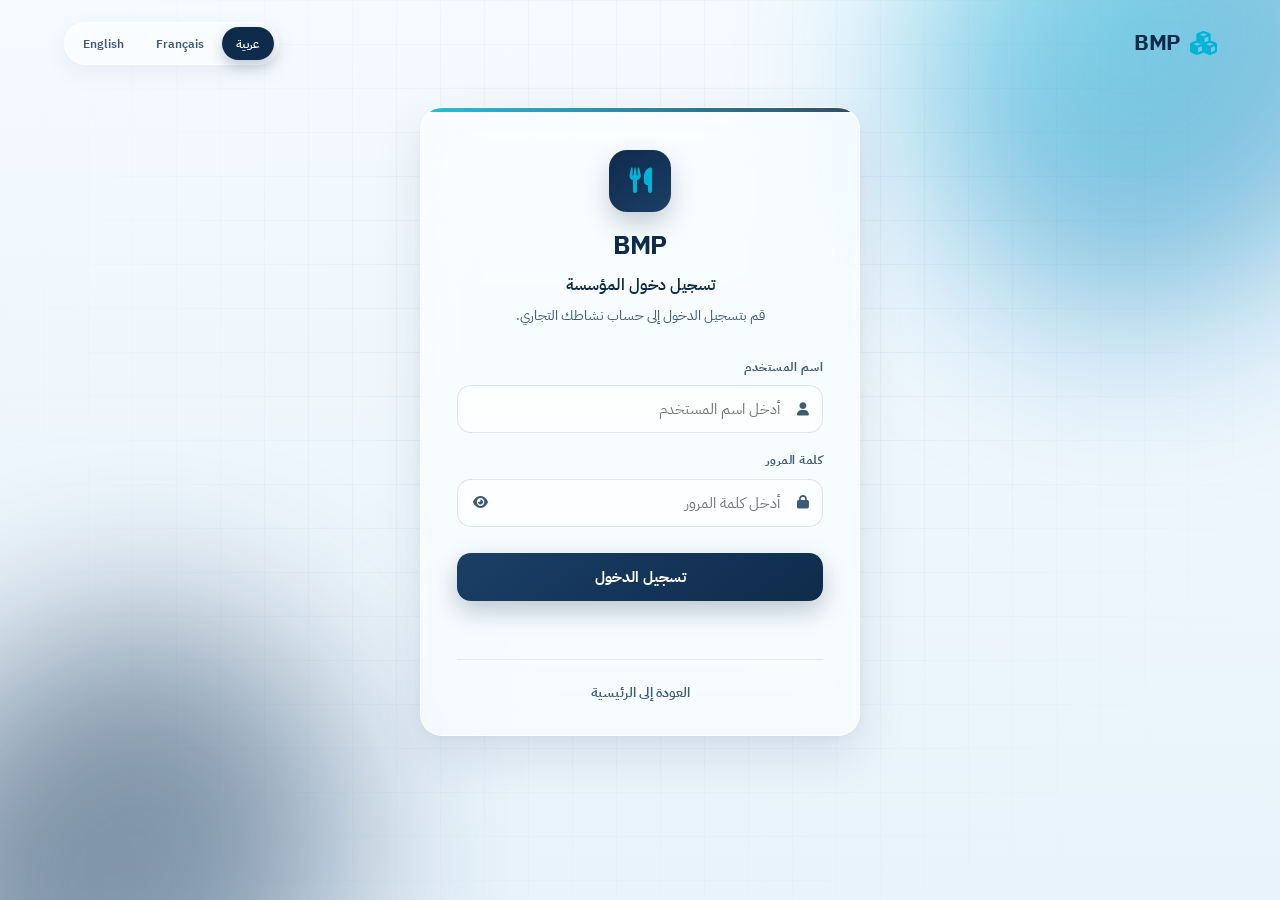
<file: index.html>
<!DOCTYPE html>
<html lang="en">
<head>
    <meta charset="UTF-8">
    <meta http-equiv="refresh" content="0; url=rest.login.html">
    <title>BMP REST · Redirecting...</title>
</head>
<body>
    <p>Redirecting to <a href="rest.login.html">rest.login.html</a>...</p>
</body>
</html>
</file>
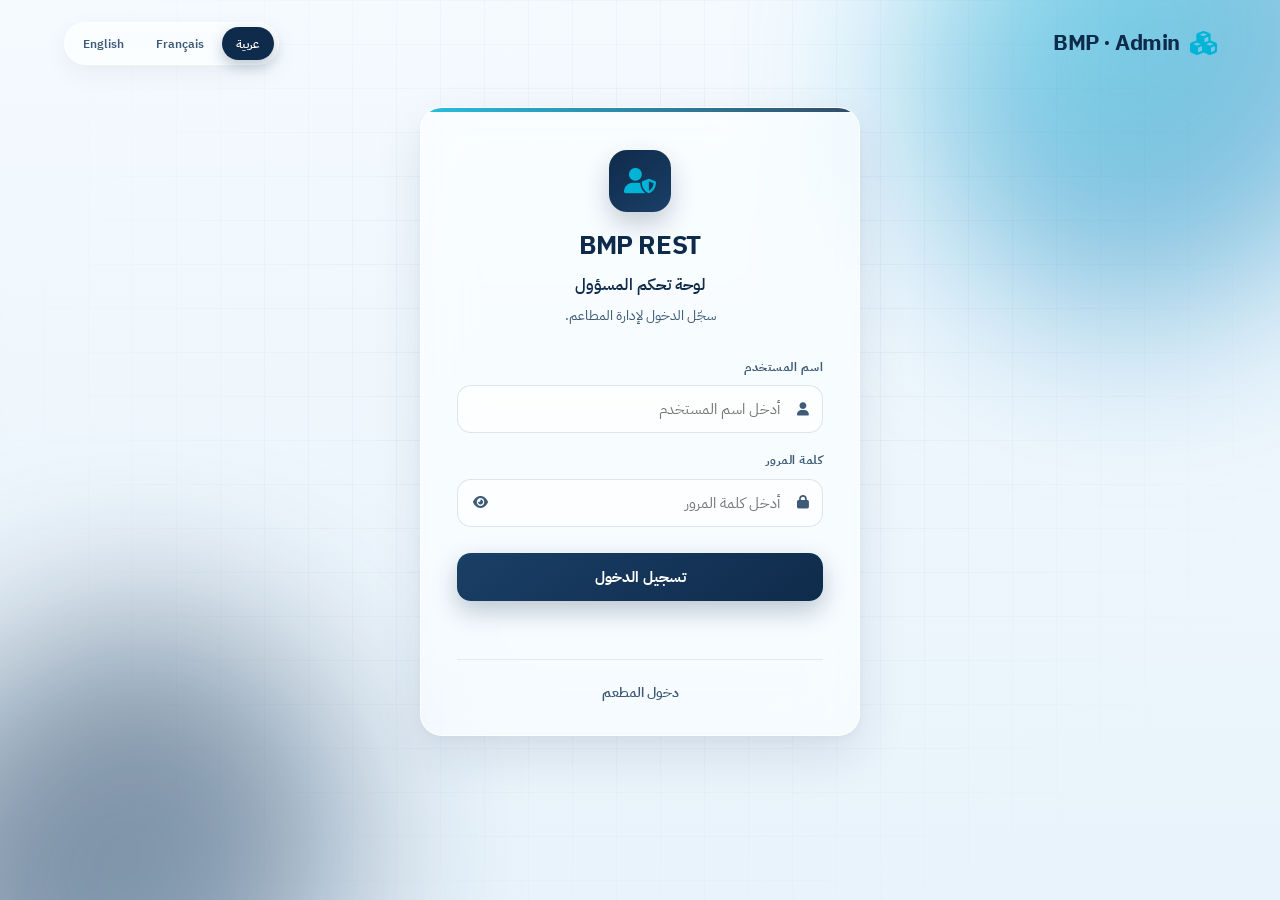
<file: admin.html>
<!DOCTYPE html>
<html lang="ar" dir="rtl">

<head>
    <meta charset="UTF-8">
    <meta name="viewport" content="width=device-width, initial-scale=1.0">

    <title>BMP REST · Admin Dashboard</title>

    <link rel="preconnect" href="https://fonts.googleapis.com">
    <link rel="preconnect" href="https://fonts.gstatic.com" crossorigin>
    <link href="https://fonts.googleapis.com/css2?family=IBM+Plex+Sans+Arabic:wght@300;400;500;600;700&family=Inter:wght@300;400;500;600;700&display=swap" rel="stylesheet">

    <link rel="stylesheet" href="https://cdnjs.cloudflare.com/ajax/libs/font-awesome/6.0.0-beta3/css/all.min.css">

    <link rel="stylesheet" href="admin.css">
</head>

<body class="lang-ar">

    <!-- Background -->
    <div class="bg-blob bg-blob-1" aria-hidden="true"></div>
    <div class="bg-blob bg-blob-2" aria-hidden="true"></div>
    <div class="bg-grid" aria-hidden="true"></div>

    <!-- Loader -->
    <div class="page-loader" id="pageLoader" aria-hidden="true">
        <div class="loader-spinner"></div>
        <span class="loader-text"
              data-ar="جارٍ التحميل..."
              data-fr="Chargement..."
              data-en="Loading...">
            جارٍ التحميل...
        </span>
    </div>

    <div class="page-container">

        <!-- Header -->
        <header class="page-header">

            <div class="header-brand">
                <a href="admin.html" class="topbar-logo">
                    <i class="fas fa-cubes"></i> BMP REST · Admin
                </a>
            </div>

            <div class="header-actions">

                <div class="lang-switcher" role="group" aria-label="Language">
                    <button type="button" class="lang-btn active" data-lang="ar">عربية</button>
                    <button type="button" class="lang-btn"        data-lang="fr">Français</button>
                    <button type="button" class="lang-btn"        data-lang="en">English</button>
                </div>

                <button id="backButton" class="btn btn-secondary">
                    <i class="fas fa-arrow-right"></i>
                    <span data-ar="رجوع" data-fr="Retour" data-en="Back">رجوع</span>
                </button>

            </div>

        </header>


        <!-- Summary -->
        <section class="school-summary">

            <div class="summary-item">
                <span class="summary-label"
                      data-ar="المسؤول" data-fr="Administrateur" data-en="Administrator">
                    المسؤول
                </span>
                <strong id="adminName">-</strong>
            </div>

            <div class="summary-item">
                <span class="summary-label"
                      data-ar="عدد المطاعم" data-fr="Restaurants" data-en="Restaurants">
                    عدد المطاعم
                </span>
                <strong id="totalRestaurants">-</strong>
            </div>

            <div class="summary-item">
                <span class="summary-label"
                      data-ar="المفعّلة" data-fr="Actifs" data-en="Active">
                    المفعّلة
                </span>
                <strong id="activeRestaurants">-</strong>
            </div>

        </section>


        <!-- Dashboard cards -->
        <main class="dashboard">

            <button id="institutionsButton" class="dashboard-card">
                <div class="card-icon"><i class="fas fa-store"></i></div>
                <h2 data-ar="المطاعم" data-fr="Restaurants" data-en="Restaurants">المطاعم</h2>
                <p data-ar="عرض وإدارة جميع المطاعم المسجلة."
                   data-fr="Voir et gérer tous les restaurants."
                   data-en="View and manage all registered restaurants.">
                    عرض وإدارة جميع المطاعم المسجلة.
                </p>
                <span class="card-arrow"><i class="fas fa-arrow-left"></i></span>
            </button>

            <button id="createButton" class="dashboard-card">
                <div class="card-icon"><i class="fas fa-plus-circle"></i></div>
                <h2 data-ar="إضافة مطعم" data-fr="Ajouter un restaurant" data-en="Create Restaurant">إضافة مطعم</h2>
                <p data-ar="إنشاء حساب مطعم جديد."
                   data-fr="Créer un nouveau compte restaurant."
                   data-en="Create a new restaurant account.">
                    إنشاء حساب مطعم جديد.
                </p>
                <span class="card-arrow"><i class="fas fa-arrow-left"></i></span>
            </button>

            <button id="logsButton" class="dashboard-card">
                <div class="card-icon"><i class="fas fa-history"></i></div>
                <h2 data-ar="سجل العمليات" data-fr="Journal d'activité" data-en="Activity Logs">سجل العمليات</h2>
                <p data-ar="مراجعة كامل العمليات لكل مطعم."
                   data-fr="Consulter l'activité de chaque restaurant."
                   data-en="Review activity for each restaurant.">
                    مراجعة كامل العمليات لكل مطعم.
                </p>
                <span class="card-arrow"><i class="fas fa-arrow-left"></i></span>
            </button>

            <button id="logoutButton" class="dashboard-card">
                <div class="card-icon"><i class="fas fa-sign-out-alt"></i></div>
                <h2 data-ar="تسجيل الخروج" data-fr="Déconnexion" data-en="Logout">تسجيل الخروج</h2>
                <p data-ar="إنهاء جلسة المسؤول."
                   data-fr="Terminer la session administrateur."
                   data-en="End administrator session.">
                    إنهاء جلسة المسؤول.
                </p>
                <span class="card-arrow"><i class="fas fa-arrow-left"></i></span>
            </button>

        </main>


        <!-- Institutions Modal -->
        <div class="modal" id="institutionsModal">
            <div class="modal-overlay" data-close="institutionsModal"></div>
            <div class="modal-box modal-lg">

                <header class="modal-header">
                    <h2 data-ar="المطاعم" data-fr="Restaurants" data-en="Restaurants">المطاعم</h2>
                    <button class="modal-close" data-close="institutionsModal" aria-label="Close">
                        <i class="fas fa-times"></i>
                    </button>
                </header>

                <div class="modal-body">
                    <div id="institutionsLoading" class="loading-row">
                        <div class="loader-spinner small"></div>
                        <span data-ar="جارٍ التحميل..." data-fr="Chargement..." data-en="Loading...">جارٍ التحميل...</span>
                    </div>

                    <div class="table-wrap" id="institutionsTableWrap" style="display:none;">
                        <table class="data-table">
                            <thead>
                                <tr>
                                    <th data-ar="المعرّف" data-fr="ID" data-en="ID">المعرّف</th>
                                    <th data-ar="الاسم"   data-fr="Nom" data-en="Name">الاسم</th>
                                    <th data-ar="الهاتف"  data-fr="Téléphone" data-en="Phone">الهاتف</th>
                                    <th data-ar="الحالة"  data-fr="Statut" data-en="Status">الحالة</th>
                                    <th data-ar="الرخصة"  data-fr="Licence" data-en="License">الرخصة</th>
                                    <th data-ar="إجراءات" data-fr="Actions" data-en="Actions">إجراءات</th>
                                </tr>
                            </thead>
                            <tbody id="institutionsTableBody"></tbody>
                        </table>
                    </div>

                    <div id="institutionsEmpty" class="empty-state" style="display:none;">
                        <i class="fas fa-store"></i>
                        <p data-ar="لا توجد مطاعم بعد."
                           data-fr="Aucun restaurant pour le moment."
                           data-en="No restaurants yet.">
                            لا توجد مطاعم بعد.
                        </p>
                    </div>
                </div>

            </div>
        </div>


        <!-- Create Institution Modal -->
        <div class="modal" id="createModal">
            <div class="modal-overlay" data-close="createModal"></div>
            <div class="modal-box">

                <header class="modal-header">
                    <h2 data-ar="إضافة مطعم" data-fr="Ajouter un restaurant" data-en="Create Restaurant">إضافة مطعم</h2>
                    <button class="modal-close" data-close="createModal" aria-label="Close">
                        <i class="fas fa-times"></i>
                    </button>
                </header>

                <div class="modal-body">

                    <form id="createForm" novalidate>

                        <div class="form-group">
                            <label for="cName"
                                   data-ar="اسم المطعم"
                                   data-fr="Nom du restaurant"
                                   data-en="Restaurant Name">
                                اسم المطعم
                            </label>
                            <input type="text" id="cName" required>
                        </div>

                        <div class="form-row">

                            <div class="form-group">
                                <label for="cPhone"
                                       data-ar="الهاتف"
                                       data-fr="Téléphone"
                                       data-en="Phone">
                                    الهاتف
                                </label>
                                <input type="tel" id="cPhone">
                            </div>

                            <div class="form-group">
                                <label for="cEmail"
                                       data-ar="البريد الإلكتروني"
                                       data-fr="Email"
                                       data-en="Email">
                                    البريد الإلكتروني
                                </label>
                                <input type="email" id="cEmail">
                            </div>

                        </div>

                        <div class="form-row">

                            <div class="form-group">
                                <label for="cLicenseStart"
                                       data-ar="بداية الرخصة"
                                       data-fr="Début de licence"
                                       data-en="License Start">
                                    بداية الرخصة
                                </label>
                                <input type="date" id="cLicenseStart" required>
                            </div>

                            <div class="form-group">
                                <label for="cLicenseEnd"
                                       data-ar="نهاية الرخصة"
                                       data-fr="Fin de licence"
                                       data-en="License End">
                                    نهاية الرخصة
                                </label>
                                <input type="date" id="cLicenseEnd" required>
                            </div>

                        </div>

                        <div class="form-row">

                            <div class="form-group">
                                <label for="cUsername"
                                       data-ar="اسم المستخدم"
                                       data-fr="Nom d'utilisateur"
                                       data-en="Username">
                                    اسم المستخدم
                                </label>
                                <input type="text" id="cUsername" required autocomplete="off">
                            </div>

                            <div class="form-group">
                                <label for="cPassword"
                                       data-ar="كلمة المرور"
                                       data-fr="Mot de passe"
                                       data-en="Password">
                                    كلمة المرور
                                </label>
                                <input type="text" id="cPassword" required autocomplete="off">
                            </div>

                        </div>

                        <div id="createError" class="error-message"></div>

                        <div class="modal-actions">
                            <button type="button" class="btn btn-secondary" data-close="createModal">
                                <span data-ar="إلغاء" data-fr="Annuler" data-en="Cancel">إلغاء</span>
                            </button>
                            <button type="submit" class="btn btn-primary" id="createSubmitBtn">
                                <span class="btn-spinner" aria-hidden="true"></span>
                                <span class="btn-label"
                                      data-ar="إنشاء"
                                      data-fr="Créer"
                                      data-en="Create">
                                    إنشاء
                                </span>
                            </button>
                        </div>

                    </form>

                </div>

            </div>
        </div>


        <!-- Activity Logs Modal -->
        <div class="modal" id="logsModal">
            <div class="modal-overlay" data-close="logsModal"></div>
            <div class="modal-box modal-lg">

                <header class="modal-header">
                    <h2 data-ar="سجل العمليات" data-fr="Journal d'activité" data-en="Activity Logs">سجل العمليات</h2>
                    <button class="modal-close" data-close="logsModal" aria-label="Close">
                        <i class="fas fa-times"></i>
                    </button>
                </header>

                <div class="modal-body">

                    <div class="form-group">
                        <label for="logInstitution"
                               data-ar="اختر المطعم"
                               data-fr="Choisir un restaurant"
                               data-en="Choose a restaurant">
                            اختر المطعم
                        </label>
                        <select id="logInstitution"></select>
                    </div>

                    <div id="logsLoading" class="loading-row" style="display:none;">
                        <div class="loader-spinner small"></div>
                    </div>

                    <div class="table-wrap" id="logsTableWrap" style="display:none;">
                        <table class="data-table">
                            <thead>
                                <tr>
                                    <th data-ar="المستخدم" data-fr="Utilisateur" data-en="User">المستخدم</th>
                                    <th data-ar="الدور"    data-fr="Rôle" data-en="Role">الدور</th>
                                    <th data-ar="العملية"  data-fr="Action" data-en="Action">العملية</th>
                                    <th data-ar="التفاصيل" data-fr="Détails" data-en="Details">التفاصيل</th>
                                    <th data-ar="التاريخ"  data-fr="Date" data-en="Date">التاريخ</th>
                                </tr>
                            </thead>
                            <tbody id="logsTableBody"></tbody>
                        </table>
                    </div>

                    <div id="logsEmpty" class="empty-state" style="display:none;">
                        <i class="fas fa-history"></i>
                        <p data-ar="لا توجد عمليات."
                           data-fr="Aucune activité."
                           data-en="No activity yet.">
                            لا توجد عمليات.
                        </p>
                    </div>

                </div>

            </div>
        </div>

    </div>

    <script src="admin.auth.js"></script>
    <script src="admin.js"></script>

</body>

</html>
</file>
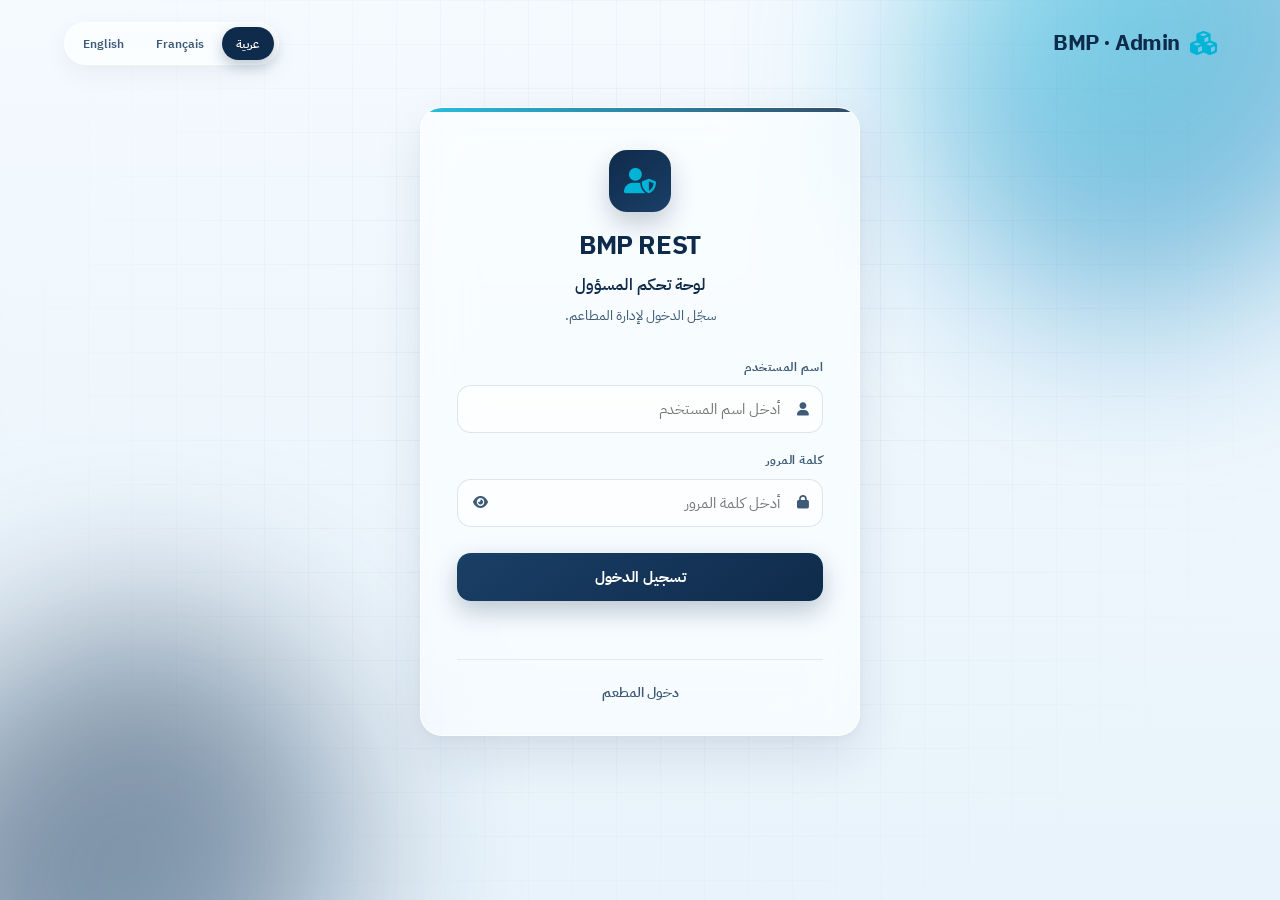
<file: adminlogin.html>
<!DOCTYPE html>
<html lang="ar" dir="rtl">

<head>
    <meta charset="UTF-8">
    <meta name="viewport" content="width=device-width, initial-scale=1.0">

    <title>BMP REST · Admin Login</title>

    <link rel="preconnect" href="https://fonts.googleapis.com">
    <link rel="preconnect" href="https://fonts.gstatic.com" crossorigin>
    <link href="https://fonts.googleapis.com/css2?family=IBM+Plex+Sans+Arabic:wght@300;400;500;600;700&family=Inter:wght@300;400;500;600;700&display=swap" rel="stylesheet">

    <link rel="stylesheet" href="https://cdnjs.cloudflare.com/ajax/libs/font-awesome/6.0.0-beta3/css/all.min.css">

    <link rel="stylesheet" href="adminlogin.css">
</head>

<body class="lang-ar">

    <div class="bg-blob bg-blob-1" aria-hidden="true"></div>
    <div class="bg-blob bg-blob-2" aria-hidden="true"></div>
    <div class="bg-grid" aria-hidden="true"></div>

    <header class="topbar">
        <a href="adminlogin.html" class="topbar-logo">
            <i class="fas fa-cubes"></i> BMP · Admin
        </a>

        <div class="lang-switcher" role="group" aria-label="Language">
            <button type="button" class="lang-btn active" data-lang="ar">عربية</button>
            <button type="button" class="lang-btn"        data-lang="fr">Français</button>
            <button type="button" class="lang-btn"        data-lang="en">English</button>
        </div>
    </header>

    <main class="login-page">

        <div class="login-card">

            <div class="login-header">
                <div class="brand-mark"><i class="fas fa-user-shield"></i></div>

                <h1>BMP REST</h1>

                <h2 data-ar="لوحة تحكم المسؤول"
                    data-fr="Panneau d'administration"
                    data-en="Admin Panel">
                    لوحة تحكم المسؤول
                </h2>

                <p data-ar="سجّل الدخول لإدارة المطاعم."
                   data-fr="Connectez-vous pour gérer les restaurants."
                   data-en="Sign in to manage restaurants.">
                    سجّل الدخول لإدارة المطاعم.
                </p>
            </div>

            <form id="loginForm" novalidate>

                <div class="form-group">
                    <label for="username"
                           data-ar="اسم المستخدم"
                           data-fr="Nom d'utilisateur"
                           data-en="Username">
                        اسم المستخدم
                    </label>

                    <div class="input-wrap">
                        <i class="fas fa-user input-icon" aria-hidden="true"></i>

                        <input type="text"
                               id="username"
                               autocomplete="username"
                               data-ar-placeholder="أدخل اسم المستخدم"
                               data-fr-placeholder="Entrez le nom d'utilisateur"
                               data-en-placeholder="Enter username"
                               placeholder="أدخل اسم المستخدم"
                               required>
                    </div>
                </div>

                <div class="form-group">
                    <label for="password"
                           data-ar="كلمة المرور"
                           data-fr="Mot de passe"
                           data-en="Password">
                        كلمة المرور
                    </label>

                    <div class="input-wrap">
                        <i class="fas fa-lock input-icon" aria-hidden="true"></i>

                        <input type="password"
                               id="password"
                               autocomplete="current-password"
                               data-ar-placeholder="أدخل كلمة المرور"
                               data-fr-placeholder="Entrez le mot de passe"
                               data-en-placeholder="Enter password"
                               placeholder="أدخل كلمة المرور"
                               required>

                        <button type="button"
                                class="toggle-password"
                                id="togglePassword"
                                aria-label="Show / hide password"
                                tabindex="-1">
                            <i class="fas fa-eye"></i>
                        </button>
                    </div>
                </div>

                <button type="submit"
                        id="loginButton"
                        class="btn btn-primary">
                    <span class="btn-spinner" aria-hidden="true"></span>
                    <span class="btn-label"
                          data-ar="تسجيل الدخول"
                          data-fr="Connexion"
                          data-en="Login">
                        تسجيل الدخول
                    </span>
                </button>

                <div id="errorMessage" class="error-message" role="alert"></div>

            </form>

            <div class="login-footer">
                <a href="rest.login.html"
                   data-ar="دخول المطعم"
                   data-fr="Connexion restaurant"
                   data-en="Restaurant login">
                    دخول المطعم
                </a>
            </div>

        </div>

    </main>

    <script src="admin.auth.js"></script>
    <script src="adminlogin.js"></script>

</body>

</html>
</file>
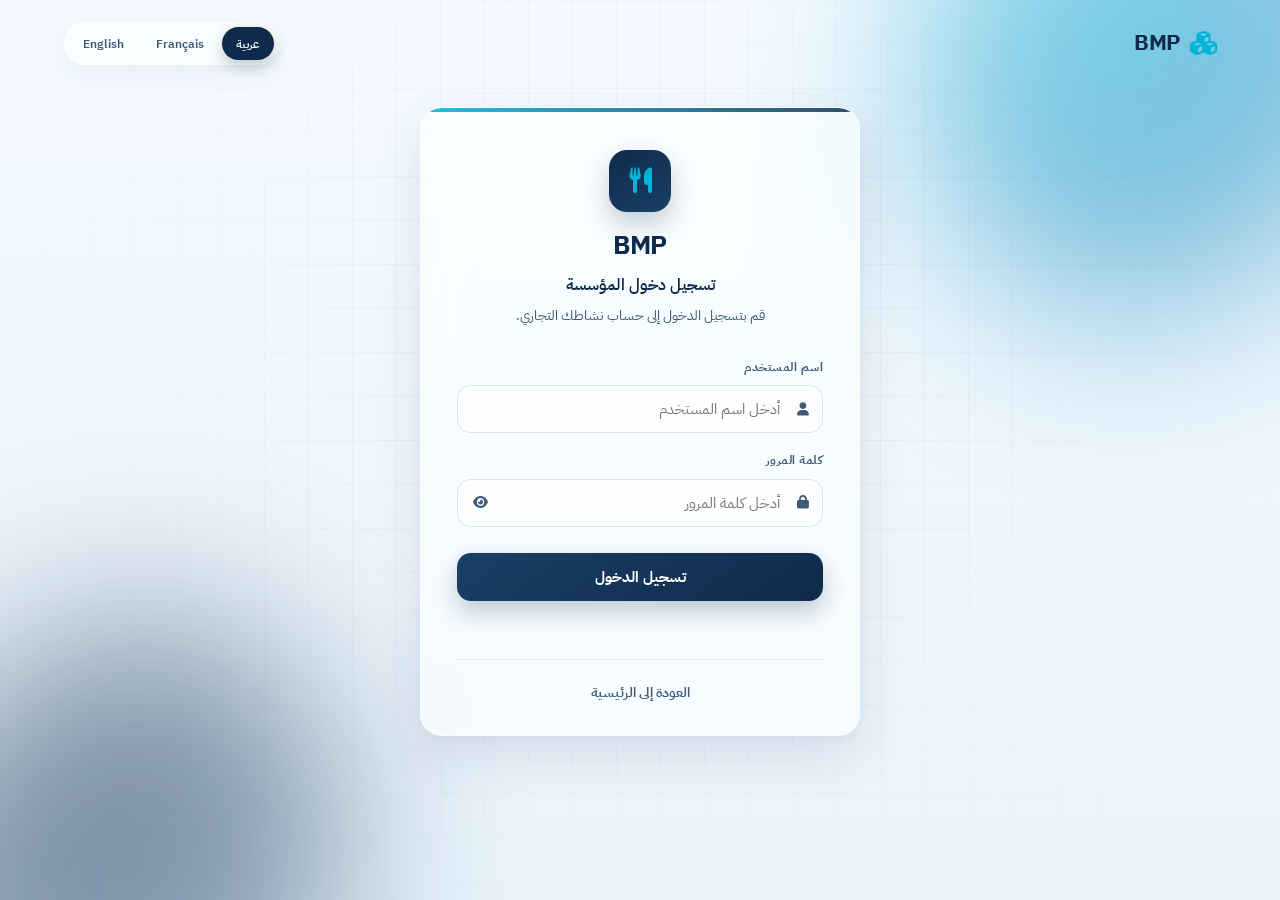
<file: rest.html>
<!DOCTYPE html>
<html lang="ar" dir="rtl">

<head>
    <meta charset="UTF-8">
    <meta name="viewport" content="width=device-width, initial-scale=1.0">

    <title>BMP · Dashboard</title>

    <link rel="preconnect" href="https://fonts.googleapis.com">
    <link rel="preconnect" href="https://fonts.gstatic.com" crossorigin>
    <link href="https://fonts.googleapis.com/css2?family=IBM+Plex+Sans+Arabic:wght@300;400;500;600;700&family=Inter:wght@300;400;500;600;700&display=swap" rel="stylesheet">

    <link rel="stylesheet" href="https://cdnjs.cloudflare.com/ajax/libs/font-awesome/6.0.0-beta3/css/all.min.css">

    <link rel="stylesheet" href="rest.css">
</head>

<body class="lang-ar">

    <div class="bg-blob bg-blob-1" aria-hidden="true"></div>
    <div class="bg-blob bg-blob-2" aria-hidden="true"></div>
    <div class="bg-grid" aria-hidden="true"></div>

    <div class="page-loader" id="pageLoader" aria-hidden="true">
        <div class="loader-spinner"></div>
        <span class="loader-text"
              data-ar="جارٍ التحميل..."
              data-fr="Chargement..."
              data-en="Loading...">جارٍ التحميل...</span>
    </div>

    <div class="page-container">

        <!-- Header -->
        <header class="page-header">
            <div class="header-brand">
                <a href="rest.html" class="topbar-logo">
                    <i class="fas fa-cubes"></i> BMP
                </a>
            </div>

            <div class="header-actions">
                <div class="lang-switcher" role="group" aria-label="Language">
                    <button type="button" class="lang-btn active" data-lang="ar">عربية</button>
                    <button type="button" class="lang-btn"        data-lang="fr">Français</button>
                    <button type="button" class="lang-btn"        data-lang="en">English</button>
                </div>

                <button id="logoutBtn" class="btn btn-secondary">
                    <i class="fas fa-sign-out-alt"></i>
                    <span data-ar="خروج" data-fr="Déconnexion" data-en="Logout">خروج</span>
                </button>
            </div>
        </header>


        <!-- Summary -->
        <section class="school-summary">
            <div class="summary-item">
                <span class="summary-label" data-ar="المؤسسة" data-fr="institution" data-en="institution">institution</span>
                <strong id="restaurantName">-</strong>
            </div>
            <div class="summary-item">
                <span class="summary-label" data-ar="رقم المؤسسة" data-fr="ID" data-en="Institution ID">رقم المؤسسة</span>
                <strong id="restaurantId">-</strong>
            </div>
            <div class="summary-item">
                <span class="summary-label" data-ar="الحالة" data-fr="Statut" data-en="Status">الحالة</span>
                <strong id="restaurantStatus">-</strong>
            </div>
        </section>


        <!-- Live tiles -->
        <section class="tiles">
            <div class="tile">
                <div class="tile-icon"><i class="fas fa-receipt"></i></div>
                <div class="tile-value" id="tileTodayOrders">-</div>
                <div class="tile-label"
                     data-ar="طلبات اليوم" data-fr="Commandes aujourd'hui" data-en="Today's Orders">طلبات اليوم</div>
            </div>
            <div class="tile">
                <div class="tile-icon"><i class="fas fa-coins"></i></div>
                <div class="tile-value" id="tileTodayIncome">-</div>
                <div class="tile-label"
                     data-ar="دخل اليوم" data-fr="Revenu aujourd'hui" data-en="Today's Income">دخل اليوم</div>
            </div>
            <div class="tile">
                <div class="tile-icon"><i class="fas fa-calendar"></i></div>
                <div class="tile-value" id="tileMonthOrders">-</div>
                <div class="tile-label"
                     data-ar="طلبات الشهر" data-fr="Commandes du mois" data-en="Month Orders">طلبات الشهر</div>
            </div>
            <div class="tile">
                <div class="tile-icon"><i class="fas fa-chart-line"></i></div>
                <div class="tile-value" id="tileMonthIncome">-</div>
                <div class="tile-label"
                     data-ar="دخل الشهر" data-fr="Revenu du mois" data-en="Month Income">دخل الشهر</div>
            </div>
            <div class="tile">
                <div class="tile-icon"><i class="fas fa-user-clock"></i></div>
                <div class="tile-value" id="tileOutstanding">-</div>
                <div class="tile-label"
                     data-ar="ديون معلقة" data-fr="Dettes en attente" data-en="Outstanding Debts">ديون معلقة</div>
            </div>
        </section>


        <!-- Cards -->
        <main class="dashboard">
            <button id="ordersCard" class="dashboard-card">
                <div class="card-icon"><i class="fas fa-receipt"></i></div>
                <h2 data-ar="الطلبات" data-fr="Commandes" data-en="Orders">الطلبات</h2>
                <p data-ar="تسجيل وعرض طلبات المؤسسة."
                   data-fr="Enregistrer et consulter les commandes."
                   data-en="Record and view institution orders.">
                    تسجيل وعرض طلبات المؤسسة.
                </p>
                <span class="card-arrow"><i class="fas fa-arrow-left"></i></span>
            </button>

            <button id="debtsCard" class="dashboard-card">
                <div class="card-icon"><i class="fas fa-hand-holding-dollar"></i></div>
                <h2 data-ar="الديون" data-fr="Dettes" data-en="Debts">الديون</h2>
                <p data-ar="تتبع الزبائن الذين عليهم ديون."
                   data-fr="Suivre les clients débiteurs."
                   data-en="Track customers with outstanding debts.">
                    تتبع الزبائن الذين عليهم ديون.
                </p>
                <span class="card-arrow"><i class="fas fa-arrow-left"></i></span>
            </button>

            <button id="reportsCard" class="dashboard-card">
                <div class="card-icon"><i class="fas fa-chart-bar"></i></div>
                <h2 data-ar="التقارير" data-fr="Rapports" data-en="Reports">التقارير</h2>
                <p data-ar="عرض إحصائيات المبيعات والأرباح."
                   data-fr="Voir les statistiques de vente."
                   data-en="View sales statistics and reports.">
                    عرض إحصائيات المبيعات والأرباح.
                </p>
                <span class="card-arrow"><i class="fas fa-arrow-left"></i></span>
            </button>

            <button id="settingsCard" class="dashboard-card">
                <div class="card-icon"><i class="fas fa-cog"></i></div>
                <h2 data-ar="الإعدادات" data-fr="Paramètres" data-en="Settings">الإعدادات</h2>
                <p data-ar="إدارة إعدادات المؤسسة والمستخدمين."
                   data-fr="Gérer les paramètres et utilisateurs."
                   data-en="Manage institution settings and users.">
                    إدارة إعدادات المؤسسة والمستخدمين.
                </p>
                <span class="card-arrow"><i class="fas fa-arrow-left"></i></span>
            </button>
        </main>

    </div>


    <!-- ==================================================== -->
    <!-- ORDERS MODAL -->
    <!-- ==================================================== -->

    <div class="modal" id="ordersModal">
        <div class="modal-overlay" data-close="ordersModal"></div>
        <div class="modal-box modal-xl">

            <header class="modal-header">
                <h2 data-ar="الطلبات" data-fr="Commandes" data-en="Orders">الطلبات</h2>
                <button class="modal-close" data-close="ordersModal"><i class="fas fa-times"></i></button>
            </header>

            <div class="modal-body">

                <div class="toolbar">
                    <button class="btn btn-primary" id="addOrderBtn">
                        <i class="fas fa-plus"></i>
                        <span data-ar="طلب جديد" data-fr="Nouvelle commande" data-en="New Order">طلب جديد</span>
                    </button>

                    <input type="search" id="ordersSearch"
                           data-ar-placeholder="بحث..."
                           data-fr-placeholder="Rechercher..."
                           data-en-placeholder="Search..."
                           placeholder="بحث...">

                    <select id="ordersMonthFilter"></select>

                    <select id="ordersMethodFilter"></select>
                </div>

                <div class="table-wrap">
                    <table class="data-table">
                        <thead>
                            <tr>
                                <th data-ar="رقم الطلب" data-fr="N°" data-en="Order #">رقم الطلب</th>
                                <th data-ar="الزبون" data-fr="Client" data-en="Customer">الزبون</th>
                                <th data-ar="الهاتف" data-fr="Téléphone" data-en="Phone">الهاتف</th>
                                <th data-ar="العنصر" data-fr="Article" data-en="Item">العنصر</th>
                                <th data-ar="المبلغ" data-fr="Montant" data-en="Amount">المبلغ</th>
                                <th data-ar="طريقة الدفع" data-fr="Paiement" data-en="Method">طريقة الدفع</th>
                                <th data-ar="سجّلها" data-fr="Enregistré par" data-en="Recorded By">سجّلها</th>
                                <th data-ar="التاريخ" data-fr="Date" data-en="Date">التاريخ</th>
                            </tr>
                        </thead>
                        <tbody id="ordersTableBody"></tbody>
                    </table>
                </div>

                <div class="empty-state" id="ordersEmpty" style="display:none;">
                    <i class="fas fa-receipt"></i>
                    <p data-ar="لا توجد طلبات." data-fr="Aucune commande." data-en="No orders yet.">لا توجد طلبات.</p>
                </div>

            </div>

        </div>
    </div>


    <!-- ADD ORDER MODAL -->
    <div class="modal" id="addOrderModal">
        <div class="modal-overlay" data-close="addOrderModal"></div>
        <div class="modal-box">
            <header class="modal-header">
                <h2 data-ar="طلب جديد" data-fr="Nouvelle commande" data-en="New Order">طلب جديد</h2>
                <button class="modal-close" data-close="addOrderModal"><i class="fas fa-times"></i></button>
            </header>

            <div class="modal-body">
                <form id="addOrderForm" novalidate>

                    <div class="form-group">
                        <label for="orderCustomerName"
                               data-ar="اسم الزبون (اختياري)"
                               data-fr="Nom du client (optionnel)"
                               data-en="Customer Name (optional)">اسم الزبون (اختياري)</label>
                        <input type="text" id="orderCustomerName">
                    </div>

                    <div class="form-group">
                        <label for="orderCustomerPhone"
                               data-ar="هاتف الزبون (اختياري)"
                               data-fr="Téléphone (optionnel)"
                               data-en="Customer Phone (optional)">هاتف الزبون (اختياري)</label>
                        <input type="tel" id="orderCustomerPhone">
                    </div>

                    <div class="form-group">
                        <label for="orderItemName"
                               data-ar="اسم العنصر (اختياري)"
                               data-fr="Article (optionnel)"
                               data-en="Item Name (optional)">اسم العنصر (اختياري)</label>
                        <input type="text" id="orderItemName">
                    </div>

                    <div class="form-group">
                        <label for="orderSubtotal"
                               data-ar="المبلغ"
                               data-fr="Montant"
                               data-en="Amount">المبلغ</label>
                        <input type="number" id="orderSubtotal" min="1" step="0.01" required>
                    </div>

                    <div class="form-group">
                        <label for="orderPaymentMethod"
                               data-ar="طريقة الدفع"
                               data-fr="Mode de paiement"
                               data-en="Payment Method">طريقة الدفع</label>
                        <select id="orderPaymentMethod" required>
                            <option value="Cash">Cash</option>
                            <option value="Bankily">Bankily</option>
                            <option value="Sedad">Sedad</option>
                            <option value="Masrivi">Masrivi</option>
                            <option value="Bimbank">Bimbank</option>
                            <option value="Gimtel">Gimtel</option>
                        </select>
                    </div>

                    <div id="orderFormError" class="error-message"></div>

                    <div class="modal-actions">
                        <button type="button" class="btn btn-secondary" data-close="addOrderModal">
                            <span data-ar="إلغاء" data-fr="Annuler" data-en="Cancel">إلغاء</span>
                        </button>
                        <button type="submit" class="btn btn-primary" id="saveOrderBtn">
                            <span class="btn-spinner"></span>
                            <span class="btn-label" data-ar="حفظ" data-fr="Enregistrer" data-en="Save">حفظ</span>
                        </button>
                    </div>

                </form>
            </div>
        </div>
    </div>


    <!-- ==================================================== -->
    <!-- DEBTS MODAL -->
    <!-- ==================================================== -->

    <div class="modal" id="debtsModal">
        <div class="modal-overlay" data-close="debtsModal"></div>
        <div class="modal-box modal-xl">

            <header class="modal-header">
                <h2 data-ar="الديون" data-fr="Dettes" data-en="Debts">الديون</h2>
                <button class="modal-close" data-close="debtsModal"><i class="fas fa-times"></i></button>
            </header>

            <div class="modal-body">

                <div class="toolbar">
                    <button class="btn btn-primary" id="addDebtBtn">
                        <i class="fas fa-plus"></i>
                        <span data-ar="دين جديد" data-fr="Nouvelle dette" data-en="New Debt">دين جديد</span>
                    </button>

                    <input type="search" id="debtsSearch"
                           data-ar-placeholder="بحث بالاسم أو الهاتف..."
                           data-fr-placeholder="Rechercher par nom ou tél..."
                           data-en-placeholder="Search by name or phone..."
                           placeholder="بحث بالاسم أو الهاتف...">

                    <select id="debtsStatusFilter">
                        <option value="" data-ar="الكل" data-fr="Tout" data-en="All">الكل</option>
                        <option value="unpaid"  data-ar="غير مدفوع" data-fr="Impayé" data-en="Unpaid">غير مدفوع</option>
                        <option value="partial" data-ar="جزئي" data-fr="Partiel" data-en="Partial">جزئي</option>
                        <option value="settled" data-ar="مسدّد" data-fr="Réglé" data-en="Settled">مسدّد</option>
                    </select>
                </div>

                <div class="table-wrap">
                    <table class="data-table">
                        <thead>
                            <tr>
                                <th data-ar="الزبون" data-fr="Client" data-en="Customer">الزبون</th>
                                <th data-ar="الهاتف" data-fr="Téléphone" data-en="Phone">الهاتف</th>
                                <th data-ar="المتبقي" data-fr="Restant" data-en="Owed">المتبقي</th>
                                <th data-ar="المدفوع" data-fr="Payé" data-en="Paid">المدفوع</th>
                                <th data-ar="الإجمالي" data-fr="Total" data-en="Total">الإجمالي</th>
                                <th data-ar="الحالة" data-fr="Statut" data-en="Status">الحالة</th>
                                <th data-ar="إجراءات" data-fr="Actions" data-en="Actions">إجراءات</th>
                            </tr>
                        </thead>
                        <tbody id="debtsTableBody"></tbody>
                    </table>
                </div>

                <div class="empty-state" id="debtsEmpty" style="display:none;">
                    <i class="fas fa-hand-holding-dollar"></i>
                    <p data-ar="لا توجد ديون." data-fr="Aucune dette." data-en="No debts yet.">لا توجد ديون.</p>
                </div>

            </div>

        </div>
    </div>


    <!-- ADD DEBT MODAL -->
    <div class="modal" id="addDebtModal">
        <div class="modal-overlay" data-close="addDebtModal"></div>
        <div class="modal-box">
            <header class="modal-header">
                <h2 data-ar="دين جديد" data-fr="Nouvelle dette" data-en="New Debt">دين جديد</h2>
                <button class="modal-close" data-close="addDebtModal"><i class="fas fa-times"></i></button>
            </header>

            <div class="modal-body">
                <form id="addDebtForm" novalidate>

                    <div class="form-group">
                        <label for="debtCustomerName"
                               data-ar="اسم الزبون" data-fr="Nom du client" data-en="Customer Name">اسم الزبون</label>
                        <input type="text" id="debtCustomerName" required>
                    </div>

                    <div class="form-group">
                        <label for="debtCustomerPhone"
                               data-ar="هاتف الزبون (8 أرقام)"
                               data-fr="Téléphone (8 chiffres)"
                               data-en="Phone (8 digits)">هاتف الزبون (8 أرقام)</label>
                        <input type="tel" id="debtCustomerPhone" maxlength="8" pattern="\d{8}" required>
                    </div>

                    <div class="form-group">
                        <label for="debtAmountOwed"
                               data-ar="المبلغ المتبقي"
                               data-fr="Montant dû"
                               data-en="Amount Owed">المبلغ المتبقي</label>
                        <input type="number" id="debtAmountOwed" min="0.01" step="0.01" required>
                    </div>

                    <div class="form-group">
                        <label for="debtAmountPaid"
                               data-ar="المبلغ المدفوع (اختياري)"
                               data-fr="Montant payé (optionnel)"
                               data-en="Amount Paid (optional)">المبلغ المدفوع (اختياري)</label>
                        <input type="number" id="debtAmountPaid" min="0" step="0.01" value="0">
                    </div>

                    <div class="form-group">
                        <label for="debtNotes"
                               data-ar="ملاحظات" data-fr="Notes" data-en="Notes">ملاحظات</label>
                        <input type="text" id="debtNotes">
                    </div>

                    <div id="debtFormError" class="error-message"></div>

                    <div class="modal-actions">
                        <button type="button" class="btn btn-secondary" data-close="addDebtModal">
                            <span data-ar="إلغاء" data-fr="Annuler" data-en="Cancel">إلغاء</span>
                        </button>
                        <button type="submit" class="btn btn-primary" id="saveDebtBtn">
                            <span class="btn-spinner"></span>
                            <span class="btn-label" data-ar="حفظ" data-fr="Enregistrer" data-en="Save">حفظ</span>
                        </button>
                    </div>

                </form>
            </div>
        </div>
    </div>


    <!-- ADD DEBT PAYMENT MODAL -->
    <div class="modal" id="addPaymentModal">
        <div class="modal-overlay" data-close="addPaymentModal"></div>
        <div class="modal-box">
            <header class="modal-header">
                <h2 data-ar="إضافة دفعة" data-fr="Ajouter un paiement" data-en="Add Payment">إضافة دفعة</h2>
                <button class="modal-close" data-close="addPaymentModal"><i class="fas fa-times"></i></button>
            </header>

            <div class="modal-body">

                <p class="muted-line">
                    <span data-ar="المتبقي حالياً:" data-fr="Restant actuel:" data-en="Current owed:">المتبقي حالياً:</span>
                    <strong id="paymentOwedNow">-</strong>
                </p>

                <form id="addPaymentForm" novalidate>
                    <div class="form-group">
                        <label for="paymentAmount"
                               data-ar="المبلغ المدفوع"
                               data-fr="Montant payé"
                               data-en="Payment Amount">المبلغ المدفوع</label>
                        <input type="number" id="paymentAmount" min="0.01" step="0.01" required>
                    </div>

                    <div id="paymentFormError" class="error-message"></div>

                    <div class="modal-actions">
                        <button type="button" class="btn btn-secondary" data-close="addPaymentModal">
                            <span data-ar="إلغاء" data-fr="Annuler" data-en="Cancel">إلغاء</span>
                        </button>
                        <button type="submit" class="btn btn-primary" id="savePaymentBtn">
                            <span class="btn-spinner"></span>
                            <span class="btn-label" data-ar="حفظ" data-fr="Enregistrer" data-en="Save">حفظ</span>
                        </button>
                    </div>
                </form>

            </div>
        </div>
    </div>


    <!-- ==================================================== -->
    <!-- REPORTS MODAL -->
    <!-- ==================================================== -->

    <div class="modal" id="reportsModal">
        <div class="modal-overlay" data-close="reportsModal"></div>
        <div class="modal-box modal-xl">

            <header class="modal-header">
                <h2 data-ar="التقارير" data-fr="Rapports" data-en="Reports">التقارير</h2>
                <button class="modal-close" data-close="reportsModal"><i class="fas fa-times"></i></button>
            </header>

            <div class="modal-body">

                <div class="toolbar">
                    <select id="reportMonthFilter"></select>
                    <select id="reportMethodFilter"></select>
                    <button class="btn btn-secondary" id="printReportBtn">
                        <i class="fas fa-print"></i>
                        <span data-ar="طباعة" data-fr="Imprimer" data-en="Print">طباعة</span>
                    </button>
                </div>

                <div class="tiles mini">
                    <div class="tile">
                        <div class="tile-value" id="reportTotalOrders">-</div>
                        <div class="tile-label" data-ar="إجمالي الطلبات" data-fr="Commandes" data-en="Total Orders">إجمالي الطلبات</div>
                    </div>
                    <div class="tile">
                        <div class="tile-value" id="reportTotalIncome">-</div>
                        <div class="tile-label" data-ar="إجمالي الدخل" data-fr="Revenu" data-en="Total Income">إجمالي الدخل</div>
                    </div>
                    <div class="tile">
                        <div class="tile-value" id="reportAvgTicket">-</div>
                        <div class="tile-label" data-ar="متوسط الفاتورة" data-fr="Ticket moyen" data-en="Avg Ticket">متوسط الفاتورة</div>
                    </div>
                    <div class="tile">
                        <div class="tile-value" id="reportTopMethod">-</div>
                        <div class="tile-label" data-ar="الأكثر استخداماً" data-fr="Top méthode" data-en="Top Method">الأكثر استخداماً</div>
                    </div>
                </div>

                <h3 class="section-title" data-ar="حسب طريقة الدفع" data-fr="Par méthode" data-en="By Payment Method">حسب طريقة الدفع</h3>
                <div class="table-wrap">
                    <table class="data-table">
                        <thead>
                            <tr>
                                <th data-ar="الطريقة" data-fr="Méthode" data-en="Method">الطريقة</th>
                                <th data-ar="الطلبات" data-fr="Commandes" data-en="Orders">الطلبات</th>
                                <th data-ar="الإجمالي" data-fr="Total" data-en="Total">الإجمالي</th>
                            </tr>
                        </thead>
                        <tbody id="reportMethodBody"></tbody>
                    </table>
                </div>

                <h3 class="section-title" data-ar="حسب الشهر" data-fr="Par mois" data-en="By Month">حسب الشهر</h3>
                <div class="table-wrap">
                    <table class="data-table">
                        <thead>
                            <tr>
                                <th data-ar="الشهر" data-fr="Mois" data-en="Month">الشهر</th>
                                <th data-ar="الطلبات" data-fr="Commandes" data-en="Orders">الطلبات</th>
                                <th data-ar="الإجمالي" data-fr="Total" data-en="Total">الإجمالي</th>
                            </tr>
                        </thead>
                        <tbody id="reportMonthBody"></tbody>
                    </table>
                </div>

                <h3 class="section-title" data-ar="حسب اليوم" data-fr="Par jour" data-en="By Day">حسب اليوم</h3>
                <div class="table-wrap">
                    <table class="data-table">
                        <thead>
                            <tr>
                                <th data-ar="اليوم" data-fr="Jour" data-en="Day">اليوم</th>
                                <th data-ar="الطلبات" data-fr="Commandes" data-en="Orders">الطلبات</th>
                                <th data-ar="الإجمالي" data-fr="Total" data-en="Total">الإجمالي</th>
                            </tr>
                        </thead>
                        <tbody id="reportDayBody"></tbody>
                    </table>
                </div>

            </div>

        </div>
    </div>

    <script src="rest.auth.js"></script>
    <script src="rest.js"></script>

</body>

</html>
</file>
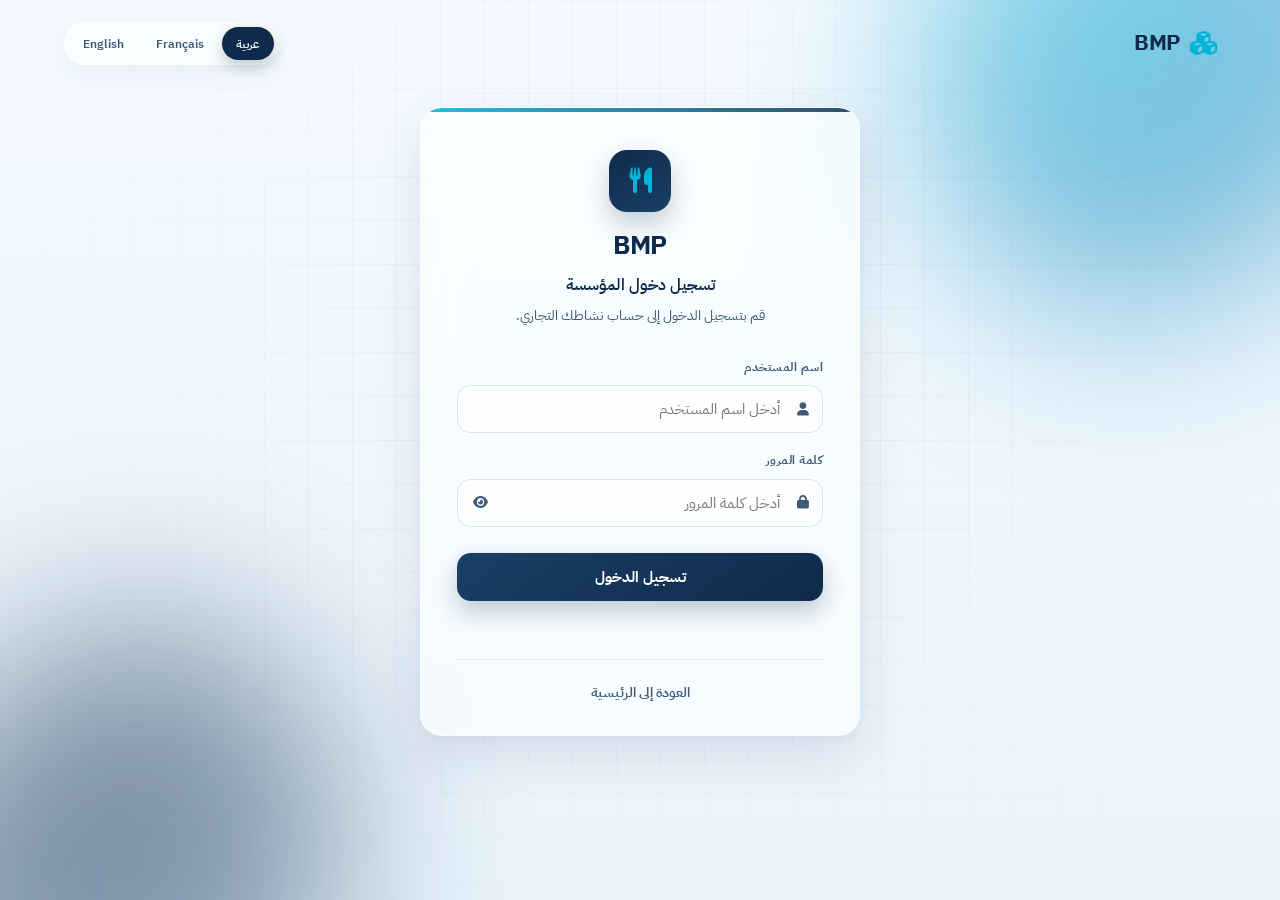
<file: rest.login.html>
<!DOCTYPE html>
<html lang="ar" dir="rtl">

<head>
    <meta charset="UTF-8">
    <meta name="viewport" content="width=device-width, initial-scale=1.0">

    <title>BMP · Institution Login</title>
    <!-- Favicon -->
    <link rel="icon" type="image/png" href="logo.png">
    <link rel="apple-touch-icon" href="logo.png">
    <link rel="shortcut icon" type="image/png" href="logo.png">

    <link rel="preconnect" href="https://fonts.googleapis.com">
    <link rel="preconnect" href="https://fonts.gstatic.com" crossorigin>
    <link href="https://fonts.googleapis.com/css2?family=IBM+Plex+Sans+Arabic:wght@300;400;500;600;700&family=Inter:wght@300;400;500;600;700&display=swap" rel="stylesheet">

    <link rel="stylesheet" href="https://cdnjs.cloudflare.com/ajax/libs/font-awesome/6.0.0-beta3/css/all.min.css">

    <link rel="stylesheet" href="rest.login.css">
</head>

<body class="lang-ar">

    <div class="bg-blob bg-blob-1" aria-hidden="true"></div>
    <div class="bg-blob bg-blob-2" aria-hidden="true"></div>
    <div class="bg-grid" aria-hidden="true"></div>

    <header class="topbar">
        <a href="rest.login.html" class="topbar-logo">
            <i class="fas fa-cubes"></i> BMP
        </a>

        <div class="lang-switcher" role="group" aria-label="Language">
            <button type="button" class="lang-btn active" data-lang="ar">عربية</button>
            <button type="button" class="lang-btn"        data-lang="fr">Français</button>
            <button type="button" class="lang-btn"        data-lang="en">English</button>
        </div>
    </header>

    <main class="login-page">

        <div class="login-card">

            <div class="login-header">
                <div class="brand-mark"><i class="fas fa-utensils"></i></div>

                <h1>BMP</h1>

                <h2 data-ar="تسجيل دخول المؤسسة"
                    data-fr="Connexion d'institution"
                    data-en="Institution Login">
                    تسجيل دخول المؤسسة 
                </h2>

                <p data-ar="قم بتسجيل الدخول إلى حساب نشاطك التجاري."
                   data-fr="Connectez-vous à votre compte institution."
                   data-en="Sign in to your institution account.">
                    قم بتسجيل الدخول إلى حساب نشاطك التجاري.
                </p>
            </div>

            <form id="loginForm" novalidate>

                <div class="form-group">
                    <label for="username"
                           data-ar="اسم المستخدم"
                           data-fr="Nom d'utilisateur"
                           data-en="Username">
                        اسم المستخدم
                    </label>

                    <div class="input-wrap">
                        <i class="fas fa-user input-icon" aria-hidden="true"></i>

                        <input type="text"
                               id="username"
                               autocomplete="username"
                               data-ar-placeholder="أدخل اسم المستخدم"
                               data-fr-placeholder="Entrez le nom d'utilisateur"
                               data-en-placeholder="Enter username"
                               placeholder="أدخل اسم المستخدم"
                               required>
                    </div>
                </div>

                <div class="form-group">
                    <label for="password"
                           data-ar="كلمة المرور"
                           data-fr="Mot de passe"
                           data-en="Password">
                        كلمة المرور
                    </label>

                    <div class="input-wrap">
                        <i class="fas fa-lock input-icon" aria-hidden="true"></i>

                        <input type="password"
                               id="password"
                               autocomplete="current-password"
                               data-ar-placeholder="أدخل كلمة المرور"
                               data-fr-placeholder="Entrez le mot de passe"
                               data-en-placeholder="Enter password"
                               placeholder="أدخل كلمة المرور"
                               required>

                        <button type="button"
                                class="toggle-password"
                                id="togglePassword"
                                aria-label="Show / hide password"
                                tabindex="-1">
                            <i class="fas fa-eye"></i>
                        </button>
                    </div>
                </div>

                <button type="submit"
                        id="loginButton"
                        class="btn btn-primary">
                    <span class="btn-spinner" aria-hidden="true"></span>
                    <span class="btn-label"
                          data-ar="تسجيل الدخول"
                          data-fr="Connexion"
                          data-en="Login">
                        تسجيل الدخول
                    </span>
                </button>

                <div id="errorMessage" class="error-message" role="alert"></div>

            </form>

            <div class="login-footer">
                <a href="../BMP"
                   data-ar="العودة إلى الرئيسية"
                   data-fr="Retour à l'accueil"
                   data-en="Back to home">
                    العودة إلى الرئيسية
                </a>
            </div>

        </div>

    </main>

    <script src="rest.auth.js"></script>
    <script src="rest.login.js"></script>

</body>

</html>
</file>
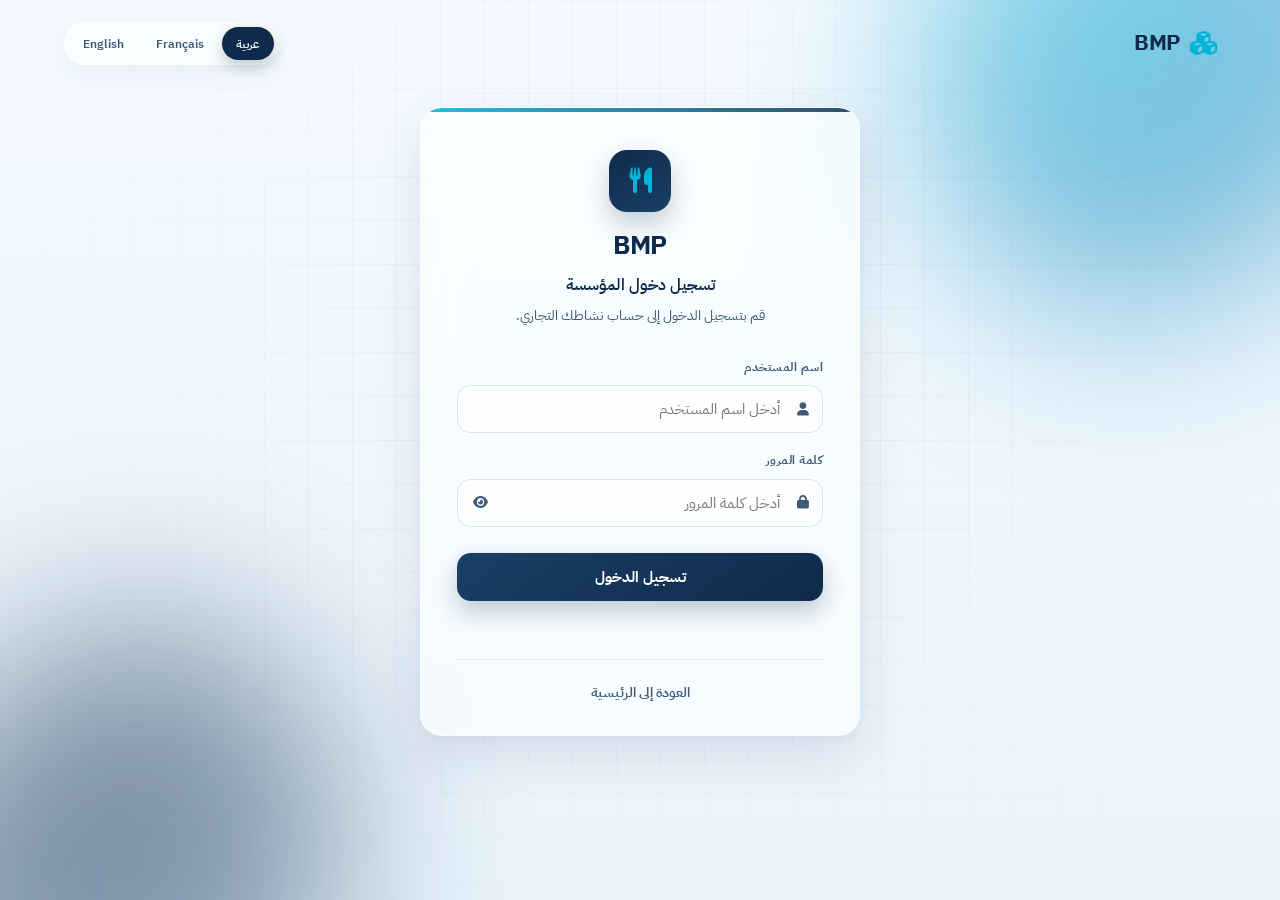
<file: rest.settings.html>
<!DOCTYPE html>
<html lang="ar" dir="rtl">

<head>
    <meta charset="UTF-8">
    <meta name="viewport" content="width=device-width, initial-scale=1.0">

    <title>BMP · Settings</title>

    <link rel="preconnect" href="https://fonts.googleapis.com">
    <link rel="preconnect" href="https://fonts.gstatic.com" crossorigin>
    <link href="https://fonts.googleapis.com/css2?family=IBM+Plex+Sans+Arabic:wght@300;400;500;600;700&family=Inter:wght@300;400;500;600;700&display=swap" rel="stylesheet">

    <link rel="stylesheet" href="https://cdnjs.cloudflare.com/ajax/libs/font-awesome/6.0.0-beta3/css/all.min.css">

    <link rel="stylesheet" href="rest.settings.css">
</head>

<body class="lang-ar">

    <div class="bg-blob bg-blob-1" aria-hidden="true"></div>
    <div class="bg-blob bg-blob-2" aria-hidden="true"></div>
    <div class="bg-grid" aria-hidden="true"></div>

    <div class="page-loader" id="pageLoader" aria-hidden="true">
        <div class="loader-spinner"></div>
        <span class="loader-text"
              data-ar="جارٍ التحميل..."
              data-fr="Chargement..."
              data-en="Loading...">جارٍ التحميل...</span>
    </div>

    <div class="page-container">

        <header class="page-header">

            <div class="header-brand">
                <a href="rest.html" class="topbar-logo">
                    <i class="fas fa-cubes"></i> BMP
                </a>
            </div>

            <div class="header-actions">
                <div class="lang-switcher" role="group" aria-label="Language">
                    <button type="button" class="lang-btn active" data-lang="ar">عربية</button>
                    <button type="button" class="lang-btn"        data-lang="fr">Français</button>
                    <button type="button" class="lang-btn"        data-lang="en">English</button>
                </div>

                <button id="backBtn" class="btn btn-secondary">
                    <i class="fas fa-arrow-right"></i>
                    <span data-ar="رجوع" data-fr="Retour" data-en="Back">رجوع</span>
                </button>
            </div>

        </header>

        <h1 class="page-title">
            <i class="fas fa-cog"></i>
            <span data-ar="الإعدادات" data-fr="Paramètres" data-en="Settings">الإعدادات</span>
        </h1>


        <!-- ============================================= -->
        <!-- SECTION 1 — RESTAURANT INFO -->
        <!-- ============================================= -->

        <section class="settings-card">

            <header class="settings-card-header">
                <h2>
                    <i class="fas fa-store"></i>
                    <span data-ar="معلومات المؤسسة" data-fr="Informations" data-en="Institution Info">معلومات المؤسسة</span>
                </h2>
            </header>

            <div class="settings-card-body">

                <div class="form-row">

                    <div class="form-group">
                        <label for="rName" data-ar="اسم المؤسسة" data-fr="Nom" data-en="Name">اسم المؤسسة</label>
                        <input type="text" id="rName">
                    </div>

                    <div class="form-group">
                        <label for="rPhone" data-ar="الهاتف" data-fr="Téléphone" data-en="Phone">الهاتف</label>
                        <input type="tel" id="rPhone">
                    </div>

                </div>

                <div class="form-row">

                    <div class="form-group">
                        <label for="rEmail" data-ar="البريد الإلكتروني" data-fr="Email" data-en="Email">البريد الإلكتروني</label>
                        <input type="email" id="rEmail">
                    </div>

                    <div class="form-group">
                        <label for="rCurrency" data-ar="العملة" data-fr="Devise" data-en="Currency">العملة</label>
                        <select id="rCurrency">
                            <option value="MRU">MRU</option>
                            <option value="USD">USD</option>
                            <option value="EUR">EUR</option>
                        </select>
                    </div>

                </div>

                <div id="infoError" class="error-message"></div>

                <div class="settings-actions">
                    <button type="button" id="saveInfoBtn" class="btn btn-primary">
                        <span class="btn-spinner"></span>
                        <span class="btn-label" data-ar="حفظ" data-fr="Enregistrer" data-en="Save">حفظ</span>
                    </button>
                </div>

            </div>

        </section>


        <!-- ============================================= -->
        <!-- SECTION 2 — CHANGE OWN PASSWORD -->
        <!-- ============================================= -->

        <section class="settings-card">

            <header class="settings-card-header">
                <h2>
                    <i class="fas fa-lock"></i>
                    <span data-ar="تغيير كلمة المرور" data-fr="Changer le mot de passe" data-en="Change Password">تغيير كلمة المرور</span>
                </h2>
            </header>

            <div class="settings-card-body">

                <div class="form-group">
                    <label for="curPass" data-ar="كلمة المرور الحالية" data-fr="Mot de passe actuel" data-en="Current Password">كلمة المرور الحالية</label>
                    <input type="password" id="curPass">
                </div>

                <div class="form-row">

                    <div class="form-group">
                        <label for="newPass" data-ar="كلمة المرور الجديدة" data-fr="Nouveau mot de passe" data-en="New Password">كلمة المرور الجديدة</label>
                        <input type="password" id="newPass">
                    </div>

                    <div class="form-group">
                        <label for="confirmPass" data-ar="تأكيد كلمة المرور" data-fr="Confirmer" data-en="Confirm Password">تأكيد كلمة المرور</label>
                        <input type="password" id="confirmPass">
                    </div>

                </div>

                <div id="passError" class="error-message"></div>

                <div class="settings-actions">
                    <button type="button" id="savePassBtn" class="btn btn-primary">
                        <span class="btn-spinner"></span>
                        <span class="btn-label" data-ar="حفظ" data-fr="Enregistrer" data-en="Save">حفظ</span>
                    </button>
                </div>

            </div>

        </section>


        <!-- ============================================= -->
        <!-- SECTION 3 — USERS (Director only) -->
        <!-- ============================================= -->

        <section class="settings-card" id="usersSection" style="display:none;">

            <header class="settings-card-header">
                <h2>
                    <i class="fas fa-users"></i>
                    <span data-ar="المستخدمون" data-fr="Utilisateurs" data-en="Users">المستخدمون</span>
                </h2>
            </header>

            <div class="settings-card-body">

                <div class="settings-actions">
                    <button type="button" id="addUserBtn" class="btn btn-primary">
                        <i class="fas fa-user-plus"></i>
                        <span data-ar="إضافة مستخدم" data-fr="Ajouter un utilisateur" data-en="Add User">إضافة مستخدم</span>
                    </button>
                </div>

                <div class="table-wrap">
                    <table class="data-table">
                        <thead>
                            <tr>
                                <th data-ar="اسم المستخدم" data-fr="Nom d'utilisateur" data-en="Username">اسم المستخدم</th>
                                <th data-ar="الدور" data-fr="Rôle" data-en="Role">الدور</th>
                                <th data-ar="الحالة" data-fr="Statut" data-en="Status">الحالة</th>
                                <th data-ar="إجراءات" data-fr="Actions" data-en="Actions">إجراءات</th>
                            </tr>
                        </thead>
                        <tbody id="usersTableBody"></tbody>
                    </table>
                </div>

                <div class="empty-state" id="usersEmpty" style="display:none;">
                    <i class="fas fa-users"></i>
                    <p data-ar="لا يوجد مستخدمون." data-fr="Aucun utilisateur." data-en="No users yet.">لا يوجد مستخدمون.</p>
                </div>

            </div>

        </section>

    </div>


    <!-- ADD USER MODAL -->
    <div class="modal" id="addUserModal">
        <div class="modal-overlay" data-close="addUserModal"></div>
        <div class="modal-box">
            <header class="modal-header">
                <h2 data-ar="إضافة مستخدم" data-fr="Ajouter un utilisateur" data-en="Add User">إضافة مستخدم</h2>
                <button class="modal-close" data-close="addUserModal"><i class="fas fa-times"></i></button>
            </header>

            <div class="modal-body">
                <form id="addUserForm" novalidate>

                    <div class="form-group">
                        <label for="nuUsername" data-ar="اسم المستخدم" data-fr="Nom d'utilisateur" data-en="Username">اسم المستخدم</label>
                        <input type="text" id="nuUsername" required autocomplete="off">
                    </div>

                    <div class="form-group">
                        <label for="nuPassword" data-ar="كلمة المرور" data-fr="Mot de passe" data-en="Password">كلمة المرور</label>
                        <input type="text" id="nuPassword" required autocomplete="off">
                    </div>

                    <div id="addUserError" class="error-message"></div>

                    <div class="modal-actions">
                        <button type="button" class="btn btn-secondary" data-close="addUserModal">
                            <span data-ar="إلغاء" data-fr="Annuler" data-en="Cancel">إلغاء</span>
                        </button>
                        <button type="submit" class="btn btn-primary" id="saveUserBtn">
                            <span class="btn-spinner"></span>
                            <span class="btn-label" data-ar="حفظ" data-fr="Enregistrer" data-en="Save">حفظ</span>
                        </button>
                    </div>

                </form>
            </div>
        </div>
    </div>

    <script src="rest.auth.js"></script>
    <script src="rest.settings.js"></script>

</body>

</html>
</file>
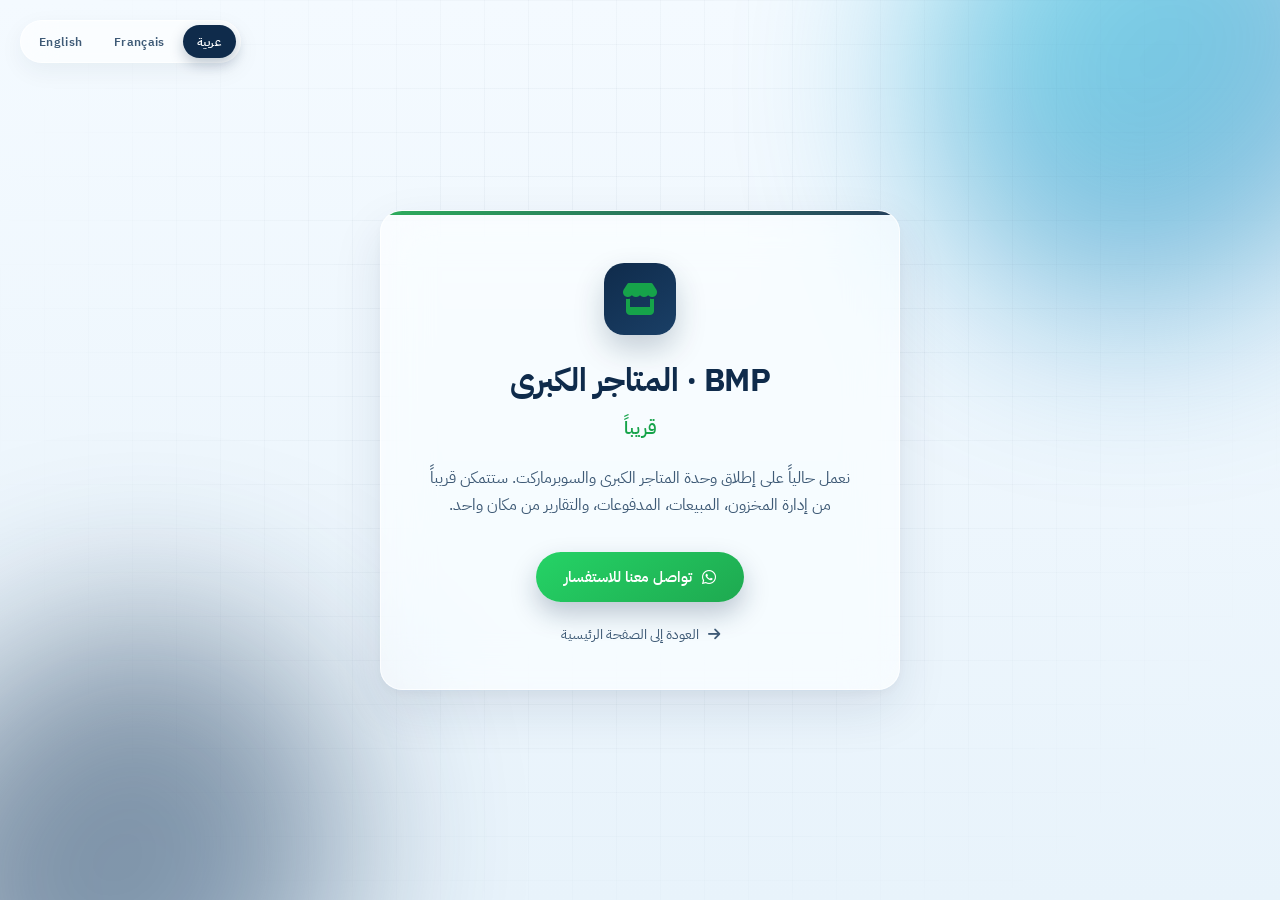
<file: store-login.html>
<!DOCTYPE html>
<html lang="ar" dir="rtl">

<head>
    <meta charset="UTF-8">
    <meta name="viewport" content="width=device-width, initial-scale=1.0">

    <title>BMP · المتاجر — قريباً</title>
    <!-- Favicon -->
    <link rel="icon" type="image/png" href="logo.png">
    <link rel="apple-touch-icon" href="logo.png">
    <link rel="shortcut icon" type="image/png" href="logo.png">

    <link rel="preconnect" href="https://fonts.googleapis.com">
    <link rel="preconnect" href="https://fonts.gstatic.com" crossorigin>
    <link href="https://fonts.googleapis.com/css2?family=IBM+Plex+Sans+Arabic:wght@300;400;500;600;700&family=Inter:wght@300;400;500;600;700&display=swap" rel="stylesheet">

    <link rel="stylesheet" href="https://cdnjs.cloudflare.com/ajax/libs/font-awesome/6.0.0-beta3/css/all.min.css">

    <style>
        * { box-sizing: border-box; margin: 0; padding: 0; }

        :root {
            --primary: #0f2b4b;
            --primary-light: #1a3f66;
            --accent: #00b4d8;
            --accent-soft: #e6f7fd;
            --text-dark: #0b1a2a;
            --text-muted: #3e5a76;
            --white: #ffffff;

            --glass-bg: rgba(255, 255, 255, 0.62);
            --glass-border: rgba(255, 255, 255, 0.75);

            --shadow-card: 0 20px 50px rgba(15, 43, 75, 0.10), 0 4px 12px rgba(15, 43, 75, 0.04);

            --radius: 22px;
            --transition: all 0.25s ease;
        }

        body {
            min-height: 100vh;
            font-family: 'IBM Plex Sans Arabic', 'Inter', sans-serif;
            color: var(--text-dark);
            line-height: 1.6;
            position: relative;
            overflow-x: hidden;
            background: linear-gradient(180deg, #f4faff 0%, #e8f3fb 100%);
            display: flex;
            align-items: center;
            justify-content: center;
            padding: 20px;
        }

        body.lang-ar { font-family: 'IBM Plex Sans Arabic', sans-serif; }
        body.lang-fr, body.lang-en { font-family: 'Inter', sans-serif; }

        /* Background decor */
        .bg-blob {
            position: fixed;
            border-radius: 50%;
            filter: blur(90px);
            opacity: 0.5;
            pointer-events: none;
            z-index: 0;
        }

        .bg-blob-1 {
            width: 520px; height: 520px;
            top: -180px; inset-inline-start: -160px;
            background: radial-gradient(circle at 30% 30%, #00b4d8, #0077b6 60%, transparent 75%);
            animation: drift1 18s ease-in-out infinite;
        }

        .bg-blob-2 {
            width: 480px; height: 480px;
            bottom: -180px; inset-inline-end: -140px;
            background: radial-gradient(circle at 70% 70%, #1a3f66, #0f2b4b 60%, transparent 75%);
            animation: drift2 22s ease-in-out infinite;
        }

        @keyframes drift1 {
            0%, 100% { transform: translate(0, 0) scale(1); }
            50%      { transform: translate(40px, 30px) scale(1.06); }
        }
        @keyframes drift2 {
            0%, 100% { transform: translate(0, 0) scale(1); }
            50%      { transform: translate(-40px, -30px) scale(1.05); }
        }

        .bg-grid {
            position: fixed;
            inset: 0;
            z-index: 0;
            pointer-events: none;
            background-image:
                linear-gradient(rgba(15, 43, 75, 0.035) 1px, transparent 1px),
                linear-gradient(90deg, rgba(15, 43, 75, 0.035) 1px, transparent 1px);
            background-size: 44px 44px;
            mask-image: radial-gradient(circle at 50% 40%, black 30%, transparent 80%);
            -webkit-mask-image: radial-gradient(circle at 50% 40%, black 30%, transparent 80%);
        }

        /* Card */
        .soon-card {
            position: relative;
            z-index: 2;
            width: 100%;
            max-width: 520px;
            padding: 52px 40px 42px;
            background: var(--glass-bg);
            backdrop-filter: blur(24px) saturate(160%);
            -webkit-backdrop-filter: blur(24px) saturate(160%);
            border: 1px solid var(--glass-border);
            border-radius: var(--radius);
            box-shadow: var(--shadow-card);
            text-align: center;
            overflow: hidden;
        }

        .soon-card::before {
            content: "";
            position: absolute;
            top: 0; inset-inline-start: 0;
            width: 100%; height: 4px;
            background: linear-gradient(90deg, #16a34a, var(--primary));
            opacity: 0.9;
        }

        .brand-mark {
            width: 72px;
            height: 72px;
            margin: 0 auto 20px;
            border-radius: 20px;
            background: linear-gradient(145deg, #0f2b4b, #1a3f66);
            color: #16a34a;
            display: flex;
            align-items: center;
            justify-content: center;
            font-size: 2rem;
            box-shadow: 0 14px 30px rgba(15, 43, 75, 0.22);
            animation: pulse 2.4s ease-in-out infinite;
        }

        @keyframes pulse {
            0%, 100% { transform: scale(1);    box-shadow: 0 14px 30px rgba(15, 43, 75, 0.22); }
            50%      { transform: scale(1.05); box-shadow: 0 18px 40px rgba(15, 43, 75, 0.30); }
        }

        .soon-card h1 {
            font-size: 2rem;
            font-weight: 700;
            color: var(--primary);
            letter-spacing: -0.5px;
            margin-bottom: 8px;
        }

        .soon-card h2 {
            font-size: 1.15rem;
            font-weight: 600;
            color: #16a34a;
            margin-bottom: 22px;
        }

        .soon-card p {
            font-size: 1rem;
            color: var(--text-muted);
            margin-bottom: 32px;
            line-height: 1.7;
        }

        .cta {
            display: inline-flex;
            align-items: center;
            gap: 10px;
            padding: 13px 28px;
            border-radius: 60px;
            background: linear-gradient(145deg, #1a3f66, #0f2b4b);
            color: var(--white);
            font-weight: 600;
            font-size: 0.95rem;
            text-decoration: none;
            transition: var(--transition);
            box-shadow: 0 12px 26px rgba(15, 43, 75, 0.25);
            font-family: inherit;
        }

        .cta:hover {
            transform: translateY(-2px);
            box-shadow: 0 16px 32px rgba(15, 43, 75, 0.30);
        }

        .cta i { font-size: 1rem; }

        .cta.whatsapp { background: linear-gradient(145deg, #25d366, #1ea950); }
        .cta.whatsapp:hover { box-shadow: 0 16px 32px rgba(37, 211, 102, 0.35); }

        .back-link {
            display: inline-block;
            margin-top: 22px;
            font-size: 0.88rem;
            color: var(--text-muted);
            text-decoration: none;
            transition: var(--transition);
        }

        .back-link:hover { color: var(--accent); }

        .back-link i { margin-inline-end: 6px; }

        /* Language switcher */
        .lang-switcher {
            position: fixed;
            top: 20px;
            inset-inline-end: 20px;
            z-index: 3;
            display: flex;
            align-items: center;
            gap: 4px;
            padding: 4px;
            background: var(--glass-bg);
            backdrop-filter: blur(16px) saturate(140%);
            -webkit-backdrop-filter: blur(16px) saturate(140%);
            border: 1px solid var(--glass-border);
            border-radius: 40px;
            box-shadow: 0 8px 24px rgba(15, 43, 75, 0.06);
        }

        .lang-btn {
            background: transparent;
            border: none;
            padding: 7px 14px;
            font-size: 0.78rem;
            font-weight: 600;
            color: var(--text-muted);
            border-radius: 30px;
            cursor: pointer;
            transition: var(--transition);
            font-family: inherit;
            letter-spacing: 0.3px;
        }

        .lang-btn:hover { color: var(--primary); }

        .lang-btn.active {
            background: var(--primary);
            color: var(--white);
            box-shadow: 0 6px 14px rgba(15, 43, 75, 0.25);
        }

        @media (max-width: 560px) {
            .soon-card { padding: 42px 26px 32px; }
            .soon-card h1 { font-size: 1.6rem; }
            .brand-mark { width: 62px; height: 62px; font-size: 1.7rem; }
            .lang-switcher {
                top: 14px;
                inset-inline-end: 14px;
            }
        }
    </style>
</head>

<body class="lang-ar">

    <div class="bg-blob bg-blob-1" aria-hidden="true"></div>
    <div class="bg-blob bg-blob-2" aria-hidden="true"></div>
    <div class="bg-grid" aria-hidden="true"></div>

    <!-- Language switcher -->
    <div class="lang-switcher" role="group" aria-label="Language">
        <button type="button" class="lang-btn active" data-lang="ar">عربية</button>
        <button type="button" class="lang-btn"        data-lang="fr">Français</button>
        <button type="button" class="lang-btn"        data-lang="en">English</button>
    </div>

    <main class="soon-card">

        <div class="brand-mark">
            <i class="fas fa-store"></i>
        </div>

        <h1 data-ar="BMP · المتاجر الكبرى"
            data-fr="BMP · Grandes surfaces"
            data-en="BMP · Supermarkets">
            BMP · المتاجر الكبرى
        </h1>

        <h2 data-ar="قريباً"
            data-fr="Bientôt disponible"
            data-en="Coming soon">
            قريباً
        </h2>

        <p data-ar="نعمل حالياً على إطلاق وحدة المتاجر الكبرى والسوبرماركت. ستتمكن قريباً من إدارة المخزون، المبيعات، المدفوعات، والتقارير من مكان واحد."
           data-fr="Nous préparons actuellement le module pour les grandes surfaces et supermarchés. Vous pourrez bientôt gérer stock, ventes, paiements et rapports en un seul endroit."
           data-en="We're currently working on the supermarket module. Soon you'll be able to manage inventory, sales, payments, and reports from one place.">
            نعمل حالياً على إطلاق وحدة المتاجر الكبرى والسوبرماركت. ستتمكن قريباً من إدارة المخزون، المبيعات، المدفوعات، والتقارير من مكان واحد.
        </p>

        <a href="https://wa.me/22244362949" target="_blank" rel="noopener" class="cta whatsapp">
            <i class="fab fa-whatsapp"></i>
            <span data-ar="تواصل معنا للاستفسار"
                  data-fr="Nous contacter pour plus d'infos"
                  data-en="Contact us for more info">
                تواصل معنا للاستفسار
            </span>
        </a>

        <br>

        <a href="https://mpbusiness-mr.github.io/BMP/" class="back-link">
            <i class="fas fa-arrow-right"></i>
            <span data-ar="العودة إلى الصفحة الرئيسية"
                  data-fr="Retour à l'accueil"
                  data-en="Back to home">
                العودة إلى الصفحة الرئيسية
            </span>
        </a>

    </main>

    <script>
        (function () {
            'use strict';

            const DEFAULT_LANG = 'ar';
            const STORAGE_KEY  = 'bmp_lang';
            const SUPPORTED    = ['ar', 'fr', 'en'];

            function setLanguage(lang) {
                if (!SUPPORTED.includes(lang)) lang = DEFAULT_LANG;

                const html = document.documentElement;
                html.lang = lang;
                html.dir  = (lang === 'ar') ? 'rtl' : 'ltr';

                document.body.classList.remove('lang-ar', 'lang-fr', 'lang-en');
                document.body.classList.add('lang-' + lang);

                document.querySelectorAll('[data-ar]').forEach(function (el) {
                    const value = el.dataset[lang];
                    if (value !== undefined) el.textContent = value;
                });

                document.querySelectorAll('.lang-btn').forEach(function (btn) {
                    btn.classList.toggle('active', btn.dataset.lang === lang);
                });

                localStorage.setItem(STORAGE_KEY, lang);
            }

            document.querySelectorAll('.lang-btn').forEach(function (btn) {
                btn.addEventListener('click', function () {
                    setLanguage(btn.dataset.lang);
                });
            });

            const saved = localStorage.getItem(STORAGE_KEY) || DEFAULT_LANG;
            setLanguage(saved);
        })();
    </script>

</body>

</html>
</file>
<file: admin.css>
/* =====================================================
   BMP REST · Admin Dashboard
   ===================================================== */

* { box-sizing: border-box; margin: 0; padding: 0; }

:root {
    --primary: #0f2b4b;
    --primary-light: #1a3f66;
    --accent: #00b4d8;
    --accent-soft: #e6f7fd;
    --text-dark: #0b1a2a;
    --text-muted: #3e5a76;
    --white: #ffffff;
    --danger: #dc2626;
    --success: #16a34a;

    --glass-bg: rgba(255, 255, 255, 0.62);
    --glass-border: rgba(255, 255, 255, 0.75);

    --shadow-soft: 0 8px 24px rgba(15, 43, 75, 0.06);
    --shadow-card: 0 20px 50px rgba(15, 43, 75, 0.10), 0 4px 12px rgba(15, 43, 75, 0.04);

    --radius: 22px;
    --radius-sm: 14px;
    --transition: all 0.25s ease;
}

body {
    min-height: 100vh;
    font-family: 'IBM Plex Sans Arabic', 'Inter', sans-serif;
    color: var(--text-dark);
    line-height: 1.6;
    position: relative;
    overflow-x: hidden;
    background: linear-gradient(180deg, #f4faff 0%, #e8f3fb 100%);
}

body.lang-ar { font-family: 'IBM Plex Sans Arabic', sans-serif; }
body.lang-fr, body.lang-en { font-family: 'Inter', sans-serif; }

/* Background */
.bg-blob {
    position: fixed;
    border-radius: 50%;
    filter: blur(90px);
    opacity: 0.5;
    pointer-events: none;
    z-index: 0;
}

.bg-blob-1 {
    width: 520px; height: 520px;
    top: -180px; inset-inline-start: -160px;
    background: radial-gradient(circle at 30% 30%, #00b4d8, #0077b6 60%, transparent 75%);
    animation: drift1 18s ease-in-out infinite;
}

.bg-blob-2 {
    width: 480px; height: 480px;
    bottom: -180px; inset-inline-end: -140px;
    background: radial-gradient(circle at 70% 70%, #1a3f66, #0f2b4b 60%, transparent 75%);
    animation: drift2 22s ease-in-out infinite;
}

@keyframes drift1 { 0%,100% { transform: translate(0,0) scale(1); } 50% { transform: translate(40px,30px) scale(1.06); } }
@keyframes drift2 { 0%,100% { transform: translate(0,0) scale(1); } 50% { transform: translate(-40px,-30px) scale(1.05); } }

.bg-grid {
    position: fixed;
    inset: 0;
    z-index: 0;
    pointer-events: none;
    background-image:
        linear-gradient(rgba(15, 43, 75, 0.035) 1px, transparent 1px),
        linear-gradient(90deg, rgba(15, 43, 75, 0.035) 1px, transparent 1px);
    background-size: 44px 44px;
    mask-image: radial-gradient(circle at 50% 40%, black 30%, transparent 80%);
    -webkit-mask-image: radial-gradient(circle at 50% 40%, black 30%, transparent 80%);
}

/* Loader */
.page-loader {
    position: fixed;
    inset: 0;
    z-index: 9999;
    display: flex;
    flex-direction: column;
    align-items: center;
    justify-content: center;
    gap: 18px;
    background: rgba(244, 250, 255, 0.85);
    backdrop-filter: blur(8px);
    -webkit-backdrop-filter: blur(8px);
    opacity: 1;
    visibility: visible;
    transition: opacity 0.4s ease, visibility 0.4s ease;
}

.page-loader.hidden {
    opacity: 0;
    visibility: hidden;
    pointer-events: none;
}

.loader-spinner {
    width: 44px;
    height: 44px;
    border-radius: 50%;
    border: 3px solid rgba(15, 43, 75, 0.12);
    border-top-color: var(--accent);
    animation: spin 0.8s linear infinite;
}

.loader-spinner.small { width: 26px; height: 26px; border-width: 2px; }

@keyframes spin { to { transform: rotate(360deg); } }

.loader-text { font-size: 0.9rem; font-weight: 600; color: var(--primary); }

/* Container */
.page-container {
    position: relative;
    z-index: 2;
    width: 92%;
    max-width: 1250px;
    margin: 0 auto;
    padding: 32px 0 50px;
}

/* Header */
.page-header {
    display: flex;
    justify-content: space-between;
    align-items: center;
    gap: 20px;
    margin-bottom: 30px;
    flex-wrap: wrap;
}

.topbar-logo {
    display: inline-flex;
    align-items: center;
    gap: 10px;
    font-weight: 700;
    font-size: 1.4rem;
    letter-spacing: -0.5px;
    color: var(--primary);
    text-decoration: none;
}

.topbar-logo i { color: var(--accent); font-size: 1.6rem; }

.header-actions { display: flex; align-items: center; gap: 12px; flex-wrap: wrap; }

/* Language switcher */
.lang-switcher {
    display: flex;
    align-items: center;
    gap: 4px;
    padding: 4px;
    background: var(--glass-bg);
    backdrop-filter: blur(16px) saturate(140%);
    -webkit-backdrop-filter: blur(16px) saturate(140%);
    border: 1px solid var(--glass-border);
    border-radius: 40px;
    box-shadow: var(--shadow-soft);
}

.lang-btn {
    background: transparent;
    border: none;
    padding: 7px 14px;
    font-size: 0.78rem;
    font-weight: 600;
    color: var(--text-muted);
    border-radius: 30px;
    cursor: pointer;
    transition: var(--transition);
    font-family: inherit;
}

.lang-btn:hover { color: var(--primary); }

.lang-btn.active {
    background: var(--primary);
    color: var(--white);
    box-shadow: 0 6px 14px rgba(15, 43, 75, 0.25);
}

/* Buttons */
.btn {
    display: inline-flex;
    align-items: center;
    gap: 8px;
    border: none;
    border-radius: var(--radius-sm);
    padding: 11px 20px;
    font-size: 0.9rem;
    font-weight: 600;
    font-family: inherit;
    cursor: pointer;
    transition: var(--transition);
}

.btn-secondary {
    background: var(--glass-bg);
    backdrop-filter: blur(16px);
    -webkit-backdrop-filter: blur(16px);
    color: var(--primary);
    border: 1px solid var(--glass-border);
    box-shadow: var(--shadow-soft);
}

.btn-secondary:hover {
    background: var(--white);
    transform: translateY(-2px);
    box-shadow: 0 12px 28px rgba(15, 43, 75, 0.14);
}

.btn-primary {
    background: linear-gradient(145deg, #1a3f66, #0f2b4b);
    color: var(--white);
    box-shadow: 0 10px 24px rgba(15, 43, 75, 0.25);
}

.btn-primary:hover:not(:disabled) {
    transform: translateY(-2px);
    box-shadow: 0 14px 30px rgba(15, 43, 75, 0.30);
}

.btn-primary:disabled { opacity: 0.7; cursor: not-allowed; }

.btn-spinner {
    display: none;
    width: 16px;
    height: 16px;
    border-radius: 50%;
    border: 2px solid rgba(255, 255, 255, 0.35);
    border-top-color: #ffffff;
    animation: spin 0.7s linear infinite;
}

.btn.loading .btn-spinner { display: inline-block; }

/* Summary */
.school-summary {
    display: grid;
    grid-template-columns: repeat(3, 1fr);
    gap: 18px;
    margin-bottom: 30px;
}

.summary-item {
    background: var(--glass-bg);
    backdrop-filter: blur(20px) saturate(150%);
    -webkit-backdrop-filter: blur(20px) saturate(150%);
    border: 1px solid var(--glass-border);
    border-radius: var(--radius);
    padding: 22px;
    box-shadow: var(--shadow-card);
    position: relative;
    overflow: hidden;
}

.summary-item::before {
    content: "";
    position: absolute;
    top: 0;
    inset-inline-start: 0;
    width: 4px;
    height: 100%;
    background: linear-gradient(180deg, var(--accent), var(--primary));
}

.summary-label {
    display: block;
    font-size: 0.7rem;
    font-weight: 700;
    color: var(--text-muted);
    text-transform: uppercase;
    letter-spacing: 0.6px;
    margin-bottom: 10px;
}

.summary-item strong {
    display: block;
    font-size: 1.05rem;
    font-weight: 700;
    color: var(--primary);
    word-break: break-word;
}

/* Dashboard */
.dashboard {
    display: grid;
    grid-template-columns: repeat(2, 1fr);
    gap: 20px;
    margin-bottom: 36px;
}

.dashboard-card {
    position: relative;
    min-height: 180px;
    display: flex;
    flex-direction: column;
    align-items: flex-start;
    justify-content: flex-start;
    text-align: start;
    padding: 28px 24px 24px;
    background: var(--glass-bg);
    backdrop-filter: blur(20px) saturate(150%);
    -webkit-backdrop-filter: blur(20px) saturate(150%);
    border: 1px solid var(--glass-border);
    border-radius: var(--radius);
    cursor: pointer;
    box-shadow: var(--shadow-card);
    transition: var(--transition);
    font-family: inherit;
    color: inherit;
    overflow: hidden;
}

.dashboard-card::before {
    content: "";
    position: absolute;
    top: 0;
    inset-inline-start: 0;
    width: 100%;
    height: 4px;
    background: linear-gradient(90deg, var(--accent), var(--primary));
    opacity: 0.85;
}

.dashboard-card:hover {
    transform: translateY(-6px);
    box-shadow: 0 26px 60px rgba(15, 43, 75, 0.16), 0 6px 14px rgba(15, 43, 75, 0.06);
    border-color: rgba(0, 180, 216, 0.5);
}

.card-icon {
    width: 52px;
    height: 52px;
    border-radius: 16px;
    background: linear-gradient(145deg, #0f2b4b, #1a3f66);
    color: var(--accent);
    display: flex;
    align-items: center;
    justify-content: center;
    font-size: 1.35rem;
    margin-bottom: 18px;
    box-shadow: 0 10px 22px rgba(15, 43, 75, 0.22);
}

.dashboard-card h2 {
    font-size: 1.2rem;
    font-weight: 700;
    color: var(--primary);
    margin-bottom: 8px;
}

.dashboard-card p {
    font-size: 0.88rem;
    color: var(--text-muted);
    max-width: 300px;
}

.card-arrow {
    position: absolute;
    bottom: 20px;
    inset-inline-end: 22px;
    color: var(--accent);
    font-size: 0.9rem;
    opacity: 0.4;
    transition: var(--transition);
}

.dashboard-card:hover .card-arrow {
    opacity: 1;
    transform: translateX(-4px);
}

html[dir="rtl"] .dashboard-card:hover .card-arrow {
    transform: translateX(4px);
}

html[dir="rtl"] .card-arrow i { transform: rotate(180deg); }

/* Modals */
.modal {
    display: none;
    position: fixed;
    inset: 0;
    z-index: 500;
    align-items: center;
    justify-content: center;
    padding: 20px;
}

.modal.open { display: flex; }

.modal-overlay {
    position: absolute;
    inset: 0;
    background: rgba(15, 43, 75, 0.35);
    backdrop-filter: blur(6px);
    -webkit-backdrop-filter: blur(6px);
}

.modal-box {
    position: relative;
    background: var(--white);
    border-radius: var(--radius);
    box-shadow: 0 30px 80px rgba(15, 43, 75, 0.28);
    max-height: 90vh;
    width: 100%;
    max-width: 560px;
    display: flex;
    flex-direction: column;
    overflow: hidden;
}

.modal-box.modal-lg { max-width: 900px; }

.modal-header {
    display: flex;
    align-items: center;
    justify-content: space-between;
    padding: 20px 24px;
    border-bottom: 1px solid rgba(15, 43, 75, 0.08);
}

.modal-header h2 {
    font-size: 1.1rem;
    font-weight: 700;
    color: var(--primary);
}

.modal-close {
    background: transparent;
    border: none;
    color: var(--text-muted);
    font-size: 1.05rem;
    padding: 6px 10px;
    border-radius: 8px;
    cursor: pointer;
    transition: var(--transition);
}

.modal-close:hover { background: rgba(15, 43, 75, 0.06); color: var(--primary); }

.modal-body {
    padding: 24px;
    overflow-y: auto;
}

.modal-actions {
    display: flex;
    justify-content: flex-end;
    gap: 12px;
    margin-top: 8px;
    padding-top: 20px;
    border-top: 1px solid rgba(15, 43, 75, 0.08);
}

/* Forms */
.form-group { margin-bottom: 16px; }

.form-group label {
    display: block;
    font-size: 0.75rem;
    font-weight: 700;
    color: var(--text-muted);
    text-transform: uppercase;
    letter-spacing: 0.5px;
    margin-bottom: 8px;
}

.form-group input,
.form-group select {
    width: 100%;
    padding: 11px 14px;
    font-family: inherit;
    font-size: 0.92rem;
    color: var(--text-dark);
    background: #ffffff;
    border: 1px solid rgba(15, 43, 75, 0.14);
    border-radius: var(--radius-sm);
    outline: none;
    transition: var(--transition);
}

.form-group input:focus,
.form-group select:focus {
    border-color: var(--accent);
    box-shadow: 0 0 0 3px rgba(0, 180, 216, 0.15);
}

.form-row {
    display: grid;
    grid-template-columns: 1fr 1fr;
    gap: 14px;
}

.error-message {
    margin-top: 10px;
    font-size: 0.85rem;
    color: var(--danger);
    font-weight: 600;
    min-height: 20px;
}

/* Tables */
.table-wrap {
    overflow-x: auto;
    border-radius: var(--radius-sm);
    border: 1px solid rgba(15, 43, 75, 0.08);
}

.data-table {
    width: 100%;
    border-collapse: collapse;
    font-size: 0.86rem;
}

.data-table thead { background: #f6fafd; }

.data-table th {
    text-align: start;
    padding: 12px 14px;
    font-size: 0.72rem;
    font-weight: 700;
    color: var(--text-muted);
    text-transform: uppercase;
    letter-spacing: 0.4px;
    border-bottom: 1px solid rgba(15, 43, 75, 0.08);
    white-space: nowrap;
}

.data-table td {
    padding: 12px 14px;
    border-bottom: 1px solid rgba(15, 43, 75, 0.05);
    color: var(--text-dark);
    white-space: nowrap;
}

.data-table tbody tr:hover { background: #f8fbff; }

.status-pill {
    display: inline-block;
    padding: 3px 10px;
    border-radius: 20px;
    font-size: 0.72rem;
    font-weight: 700;
    letter-spacing: 0.3px;
}

.status-active   { background: #dcfce7; color: #166534; }
.status-disabled { background: #fee2e2; color: #b91c1c; }
.status-expired  { background: #fef3c7; color: #92400e; }

/* Empty / Loading */
.loading-row {
    display: flex;
    align-items: center;
    justify-content: center;
    gap: 12px;
    padding: 40px 0;
    color: var(--text-muted);
    font-weight: 600;
}

.empty-state {
    display: flex;
    flex-direction: column;
    align-items: center;
    justify-content: center;
    gap: 12px;
    padding: 50px 20px;
    color: var(--text-muted);
}

.empty-state i { font-size: 2rem; opacity: 0.4; }

/* Row actions */
.row-actions {
    display: flex;
    gap: 6px;
    flex-wrap: wrap;
}

.row-btn {
    display: inline-flex;
    align-items: center;
    gap: 5px;
    padding: 6px 10px;
    font-size: 0.75rem;
    font-weight: 600;
    border-radius: 8px;
    border: 1px solid rgba(15, 43, 75, 0.12);
    background: #ffffff;
    color: var(--primary);
    cursor: pointer;
    transition: var(--transition);
    font-family: inherit;
}

.row-btn:hover { background: var(--accent-soft); border-color: var(--accent); color: var(--primary); }

.row-btn.danger { color: var(--danger); }

.row-btn.danger:hover { background: #fee2e2; border-color: var(--danger); }

/* Focus rings */
.btn:focus-visible,
.lang-btn:focus-visible,
.dashboard-card:focus-visible,
.row-btn:focus-visible {
    outline: 3px solid rgba(0, 180, 216, 0.4);
    outline-offset: 3px;
}

/* Responsive */
@media (max-width: 1024px) {
    .dashboard { grid-template-columns: repeat(2, 1fr); }
    .school-summary { grid-template-columns: repeat(2, 1fr); }
}

@media (max-width: 700px) {
    .page-container { width: 94%; padding: 20px 0 40px; }

    .page-header {
        flex-direction: column;
        align-items: stretch;
        gap: 14px;
        margin-bottom: 22px;
    }

    .header-actions { justify-content: space-between; }

    .dashboard { grid-template-columns: 1fr; gap: 14px; }

    .school-summary { grid-template-columns: 1fr; gap: 12px; margin-bottom: 22px; }

    .summary-item { padding: 18px; }

    .dashboard-card { min-height: 160px; padding: 24px 20px 20px; }

    .dashboard-card h2 { font-size: 1.1rem; }

    .lang-btn { padding: 6px 10px; font-size: 0.72rem; }

    .topbar-logo { font-size: 1.2rem; }

    .form-row { grid-template-columns: 1fr; }

    .modal-box { max-height: 92vh; }
}
</file>
<file: adminlogin.css>
/* =====================================================
   BMP REST · Login
   ===================================================== */

* { box-sizing: border-box; margin: 0; padding: 0; }

:root {
    --primary: #0f2b4b;
    --primary-light: #1a3f66;
    --accent: #00b4d8;
    --accent-soft: #e6f7fd;
    --text-dark: #0b1a2a;
    --text-muted: #3e5a76;
    --white: #ffffff;
    --danger: #dc2626;

    --glass-bg: rgba(255, 255, 255, 0.62);
    --glass-border: rgba(255, 255, 255, 0.75);

    --shadow-soft: 0 8px 24px rgba(15, 43, 75, 0.06);
    --shadow-card: 0 20px 50px rgba(15, 43, 75, 0.10), 0 4px 12px rgba(15, 43, 75, 0.04);

    --radius: 22px;
    --radius-sm: 14px;
    --transition: all 0.25s ease;
}

body {
    min-height: 100vh;
    font-family: 'IBM Plex Sans Arabic', 'Inter', sans-serif;
    color: var(--text-dark);
    line-height: 1.6;
    position: relative;
    overflow-x: hidden;
    background: linear-gradient(180deg, #f4faff 0%, #e8f3fb 100%);
}

body.lang-ar { font-family: 'IBM Plex Sans Arabic', sans-serif; }
body.lang-fr, body.lang-en { font-family: 'Inter', sans-serif; }

/* Background decor */
.bg-blob {
    position: fixed;
    border-radius: 50%;
    filter: blur(90px);
    opacity: 0.5;
    pointer-events: none;
    z-index: 0;
}

.bg-blob-1 {
    width: 520px; height: 520px;
    top: -180px; inset-inline-start: -160px;
    background: radial-gradient(circle at 30% 30%, #00b4d8, #0077b6 60%, transparent 75%);
    animation: drift1 18s ease-in-out infinite;
}

.bg-blob-2 {
    width: 480px; height: 480px;
    bottom: -180px; inset-inline-end: -140px;
    background: radial-gradient(circle at 70% 70%, #1a3f66, #0f2b4b 60%, transparent 75%);
    animation: drift2 22s ease-in-out infinite;
}

@keyframes drift1 {
    0%, 100% { transform: translate(0, 0) scale(1); }
    50%      { transform: translate(40px, 30px) scale(1.06); }
}
@keyframes drift2 {
    0%, 100% { transform: translate(0, 0) scale(1); }
    50%      { transform: translate(-40px, -30px) scale(1.05); }
}

.bg-grid {
    position: fixed;
    inset: 0;
    z-index: 0;
    pointer-events: none;
    background-image:
        linear-gradient(rgba(15, 43, 75, 0.035) 1px, transparent 1px),
        linear-gradient(90deg, rgba(15, 43, 75, 0.035) 1px, transparent 1px);
    background-size: 44px 44px;
    mask-image: radial-gradient(circle at 50% 40%, black 30%, transparent 80%);
    -webkit-mask-image: radial-gradient(circle at 50% 40%, black 30%, transparent 80%);
}

/* Topbar */
.topbar {
    position: relative;
    z-index: 2;
    display: flex;
    justify-content: space-between;
    align-items: center;
    padding: 22px 5%;
    gap: 16px;
    flex-wrap: wrap;
}

.topbar-logo {
    display: inline-flex;
    align-items: center;
    gap: 10px;
    font-weight: 700;
    font-size: 1.35rem;
    letter-spacing: -0.5px;
    color: var(--primary);
    text-decoration: none;
}

.topbar-logo i { color: var(--accent); font-size: 1.5rem; }

.lang-switcher {
    display: flex;
    align-items: center;
    gap: 4px;
    padding: 4px;
    background: var(--glass-bg);
    backdrop-filter: blur(16px) saturate(140%);
    -webkit-backdrop-filter: blur(16px) saturate(140%);
    border: 1px solid var(--glass-border);
    border-radius: 40px;
    box-shadow: var(--shadow-soft);
}

.lang-btn {
    background: transparent;
    border: none;
    padding: 7px 14px;
    font-size: 0.78rem;
    font-weight: 600;
    color: var(--text-muted);
    border-radius: 30px;
    cursor: pointer;
    transition: var(--transition);
    font-family: inherit;
}

.lang-btn:hover { color: var(--primary); }

.lang-btn.active {
    background: var(--primary);
    color: var(--white);
    box-shadow: 0 6px 14px rgba(15, 43, 75, 0.25);
}

/* Login page */
.login-page {
    position: relative;
    z-index: 2;
    display: flex;
    justify-content: center;
    padding: 20px 5% 60px;
}

.login-card {
    width: 100%;
    max-width: 440px;
    padding: 42px 36px 30px;
    background: var(--glass-bg);
    backdrop-filter: blur(24px) saturate(160%);
    -webkit-backdrop-filter: blur(24px) saturate(160%);
    border: 1px solid var(--glass-border);
    border-radius: var(--radius);
    box-shadow: var(--shadow-card);
    position: relative;
    overflow: hidden;
}

.login-card::before {
    content: "";
    position: absolute;
    top: 0; inset-inline-start: 0;
    width: 100%; height: 4px;
    background: linear-gradient(90deg, var(--accent), var(--primary));
    opacity: 0.85;
}

.login-header { text-align: center; margin-bottom: 32px; }

.brand-mark {
    width: 62px;
    height: 62px;
    margin: 0 auto 14px;
    border-radius: 18px;
    background: linear-gradient(145deg, #0f2b4b, #1a3f66);
    color: var(--accent);
    display: flex;
    align-items: center;
    justify-content: center;
    font-size: 1.6rem;
    box-shadow: 0 12px 26px rgba(15, 43, 75, 0.22);
}

.login-header h1 {
    font-size: 1.6rem;
    font-weight: 700;
    color: var(--primary);
    letter-spacing: -0.4px;
    margin-bottom: 6px;
}

.login-header h2 {
    font-size: 1rem;
    font-weight: 600;
    color: var(--primary);
    margin-bottom: 6px;
}

.login-header p {
    font-size: 0.85rem;
    color: var(--text-muted);
}

.form-group { margin-bottom: 18px; }

.form-group label {
    display: block;
    font-size: 0.75rem;
    font-weight: 700;
    color: var(--text-muted);
    text-transform: uppercase;
    letter-spacing: 0.5px;
    margin-bottom: 8px;
}

.input-wrap {
    position: relative;
    display: flex;
    align-items: center;
}

.input-icon {
    position: absolute;
    inset-inline-start: 14px;
    color: var(--text-muted);
    font-size: 0.85rem;
    pointer-events: none;
}

.input-wrap input {
    width: 100%;
    padding: 12px 16px 12px 42px;
    font-family: inherit;
    font-size: 0.95rem;
    color: var(--text-dark);
    background: rgba(255, 255, 255, 0.7);
    border: 1px solid rgba(15, 43, 75, 0.12);
    border-radius: var(--radius-sm);
    outline: none;
    transition: var(--transition);
}

html[dir="rtl"] .input-wrap input {
    padding: 12px 42px 12px 16px;
}

.input-wrap input:focus {
    border-color: var(--accent);
    background: #ffffff;
    box-shadow: 0 0 0 3px rgba(0, 180, 216, 0.15);
}

.toggle-password {
    position: absolute;
    inset-inline-end: 8px;
    background: transparent;
    border: none;
    padding: 8px;
    cursor: pointer;
    color: var(--text-muted);
    border-radius: 8px;
    transition: var(--transition);
}

.toggle-password:hover { color: var(--primary); background: rgba(15,43,75,0.05); }

.btn {
    display: inline-flex;
    align-items: center;
    justify-content: center;
    gap: 8px;
    border: none;
    border-radius: var(--radius-sm);
    padding: 13px 20px;
    font-size: 0.95rem;
    font-weight: 700;
    font-family: inherit;
    cursor: pointer;
    transition: var(--transition);
    width: 100%;
}

.btn-primary {
    background: linear-gradient(145deg, #1a3f66, #0f2b4b);
    color: var(--white);
    box-shadow: 0 10px 24px rgba(15, 43, 75, 0.25);
    margin-top: 8px;
}

.btn-primary:hover:not(:disabled) {
    transform: translateY(-2px);
    box-shadow: 0 14px 30px rgba(15, 43, 75, 0.30);
}

.btn-primary:disabled {
    opacity: 0.7;
    cursor: not-allowed;
}

.btn-spinner {
    display: none;
    width: 16px;
    height: 16px;
    border-radius: 50%;
    border: 2px solid rgba(255, 255, 255, 0.35);
    border-top-color: #ffffff;
    animation: spin 0.7s linear infinite;
}

.btn.loading .btn-spinner { display: inline-block; }

@keyframes spin { to { transform: rotate(360deg); } }

.error-message {
    margin-top: 14px;
    font-size: 0.85rem;
    color: var(--danger);
    text-align: center;
    min-height: 20px;
    font-weight: 600;
}

.login-footer {
    margin-top: 24px;
    padding-top: 20px;
    border-top: 1px solid rgba(15, 43, 75, 0.08);
    text-align: center;
}

.login-footer a {
    font-size: 0.85rem;
    color: var(--text-muted);
    text-decoration: none;
    font-weight: 600;
    transition: var(--transition);
}

.login-footer a:hover { color: var(--accent); }

@media (max-width: 480px) {
    .login-card { padding: 34px 24px 24px; }
    .login-header h1 { font-size: 1.35rem; }
}
</file>
<file: rest.css>
/* =====================================================
   BMP REST · Dashboard + Settings styles
   ===================================================== */

* { box-sizing: border-box; margin: 0; padding: 0; }

:root {
    --primary: #0f2b4b;
    --primary-light: #1a3f66;
    --accent: #00b4d8;
    --accent-soft: #e6f7fd;
    --text-dark: #0b1a2a;
    --text-muted: #3e5a76;
    --white: #ffffff;
    --danger: #dc2626;
    --success: #16a34a;

    --glass-bg: rgba(255, 255, 255, 0.62);
    --glass-border: rgba(255, 255, 255, 0.75);

    --shadow-soft: 0 8px 24px rgba(15, 43, 75, 0.06);
    --shadow-card: 0 20px 50px rgba(15, 43, 75, 0.10), 0 4px 12px rgba(15, 43, 75, 0.04);

    --radius: 22px;
    --radius-sm: 14px;
    --transition: all 0.25s ease;
}

body {
    min-height: 100vh;
    font-family: 'IBM Plex Sans Arabic', 'Inter', sans-serif;
    color: var(--text-dark);
    line-height: 1.6;
    position: relative;
    overflow-x: hidden;
    background: linear-gradient(180deg, #f4faff 0%, #e8f3fb 100%);
}

body.lang-ar { font-family: 'IBM Plex Sans Arabic', sans-serif; }
body.lang-fr, body.lang-en { font-family: 'Inter', sans-serif; }


/* ============================================
   BACKGROUND
   ============================================ */

.bg-blob {
    position: fixed;
    border-radius: 50%;
    filter: blur(90px);
    opacity: 0.5;
    pointer-events: none;
    z-index: 0;
}

.bg-blob-1 {
    width: 520px; height: 520px;
    top: -180px; inset-inline-start: -160px;
    background: radial-gradient(circle at 30% 30%, #00b4d8, #0077b6 60%, transparent 75%);
    animation: drift1 18s ease-in-out infinite;
}

.bg-blob-2 {
    width: 480px; height: 480px;
    bottom: -180px; inset-inline-end: -140px;
    background: radial-gradient(circle at 70% 70%, #1a3f66, #0f2b4b 60%, transparent 75%);
    animation: drift2 22s ease-in-out infinite;
}

@keyframes drift1 {
    0%, 100% { transform: translate(0, 0) scale(1); }
    50%      { transform: translate(40px, 30px) scale(1.06); }
}
@keyframes drift2 {
    0%, 100% { transform: translate(0, 0) scale(1); }
    50%      { transform: translate(-40px, -30px) scale(1.05); }
}

.bg-grid {
    position: fixed;
    inset: 0;
    z-index: 0;
    pointer-events: none;
    background-image:
        linear-gradient(rgba(15, 43, 75, 0.035) 1px, transparent 1px),
        linear-gradient(90deg, rgba(15, 43, 75, 0.035) 1px, transparent 1px);
    background-size: 44px 44px;
    mask-image: radial-gradient(circle at 50% 40%, black 30%, transparent 80%);
    -webkit-mask-image: radial-gradient(circle at 50% 40%, black 30%, transparent 80%);
}


/* ============================================
   LOADER
   ============================================ */

.page-loader {
    position: fixed;
    inset: 0;
    z-index: 9999;
    display: flex;
    flex-direction: column;
    align-items: center;
    justify-content: center;
    gap: 18px;
    background: rgba(244, 250, 255, 0.85);
    backdrop-filter: blur(8px);
    -webkit-backdrop-filter: blur(8px);
    opacity: 1;
    visibility: visible;
    transition: opacity 0.4s ease, visibility 0.4s ease;
}

.page-loader.hidden {
    opacity: 0;
    visibility: hidden;
    pointer-events: none;
}

.loader-spinner {
    width: 44px;
    height: 44px;
    border-radius: 50%;
    border: 3px solid rgba(15, 43, 75, 0.12);
    border-top-color: var(--accent);
    animation: spin 0.8s linear infinite;
}

.loader-spinner.small { width: 26px; height: 26px; border-width: 2px; }

@keyframes spin { to { transform: rotate(360deg); } }

.loader-text {
    font-size: 0.9rem;
    font-weight: 600;
    color: var(--primary);
    letter-spacing: 0.3px;
}


/* ============================================
   LAYOUT
   ============================================ */

.page-container {
    position: relative;
    z-index: 2;
    width: 92%;
    max-width: 1250px;
    margin: 0 auto;
    padding: 32px 0 50px;
}

.page-title {
    font-size: 1.5rem;
    font-weight: 700;
    color: var(--primary);
    letter-spacing: -0.4px;
    margin-bottom: 26px;
    display: flex;
    align-items: center;
    gap: 10px;
}

.page-title i { color: var(--accent); }


/* ============================================
   HEADER
   ============================================ */

.page-header {
    display: flex;
    justify-content: space-between;
    align-items: center;
    gap: 20px;
    margin-bottom: 30px;
    flex-wrap: wrap;
}

.topbar-logo {
    display: inline-flex;
    align-items: center;
    gap: 10px;
    font-weight: 700;
    font-size: 1.4rem;
    letter-spacing: -0.5px;
    color: var(--primary);
    text-decoration: none;
}

.topbar-logo i { color: var(--accent); font-size: 1.6rem; }

.header-actions {
    display: flex;
    align-items: center;
    gap: 12px;
    flex-wrap: wrap;
}


/* ============================================
   LANGUAGE SWITCHER
   ============================================ */

.lang-switcher {
    display: flex;
    align-items: center;
    gap: 4px;
    padding: 4px;
    background: var(--glass-bg);
    backdrop-filter: blur(16px) saturate(140%);
    -webkit-backdrop-filter: blur(16px) saturate(140%);
    border: 1px solid var(--glass-border);
    border-radius: 40px;
    box-shadow: var(--shadow-soft);
}

.lang-btn {
    background: transparent;
    border: none;
    padding: 7px 14px;
    font-size: 0.78rem;
    font-weight: 600;
    color: var(--text-muted);
    border-radius: 30px;
    cursor: pointer;
    transition: var(--transition);
    font-family: inherit;
    letter-spacing: 0.3px;
}

.lang-btn:hover { color: var(--primary); }

.lang-btn.active {
    background: var(--primary);
    color: var(--white);
    box-shadow: 0 6px 14px rgba(15, 43, 75, 0.25);
}


/* ============================================
   BUTTONS
   ============================================ */

.btn {
    display: inline-flex;
    align-items: center;
    gap: 8px;
    border: none;
    border-radius: var(--radius-sm);
    padding: 11px 20px;
    font-size: 0.9rem;
    font-weight: 600;
    font-family: inherit;
    cursor: pointer;
    transition: var(--transition);
}

.btn-secondary {
    background: var(--glass-bg);
    backdrop-filter: blur(16px);
    -webkit-backdrop-filter: blur(16px);
    color: var(--primary);
    border: 1px solid var(--glass-border);
    box-shadow: var(--shadow-soft);
}

.btn-secondary:hover {
    background: var(--white);
    transform: translateY(-2px);
    box-shadow: 0 12px 28px rgba(15, 43, 75, 0.14);
}

.btn-primary {
    background: linear-gradient(145deg, #1a3f66, #0f2b4b);
    color: var(--white);
    box-shadow: 0 10px 24px rgba(15, 43, 75, 0.25);
}

.btn-primary:hover:not(:disabled) {
    transform: translateY(-2px);
    box-shadow: 0 14px 30px rgba(15, 43, 75, 0.30);
}

.btn-primary:disabled { opacity: 0.7; cursor: not-allowed; }

.btn-spinner {
    display: none;
    width: 16px;
    height: 16px;
    border-radius: 50%;
    border: 2px solid rgba(255, 255, 255, 0.35);
    border-top-color: #ffffff;
    animation: spin 0.7s linear infinite;
}

.btn.loading .btn-spinner { display: inline-block; }


/* ============================================
   SUMMARY
   ============================================ */

.school-summary {
    display: grid;
    grid-template-columns: repeat(3, 1fr);
    gap: 18px;
    margin-bottom: 30px;
}

.summary-item {
    background: var(--glass-bg);
    backdrop-filter: blur(20px) saturate(150%);
    -webkit-backdrop-filter: blur(20px) saturate(150%);
    border: 1px solid var(--glass-border);
    border-radius: var(--radius);
    padding: 22px;
    box-shadow: var(--shadow-card);
    position: relative;
    overflow: hidden;
}

.summary-item::before {
    content: "";
    position: absolute;
    top: 0;
    inset-inline-start: 0;
    width: 4px;
    height: 100%;
    background: linear-gradient(180deg, var(--accent), var(--primary));
    border-radius: 0 4px 4px 0;
}

.summary-label {
    display: block;
    font-size: 0.7rem;
    font-weight: 700;
    color: var(--text-muted);
    text-transform: uppercase;
    letter-spacing: 0.6px;
    margin-bottom: 10px;
}

.summary-item strong {
    display: block;
    font-size: 1.05rem;
    font-weight: 700;
    color: var(--primary);
    word-break: break-word;
}


/* ============================================
   TILES
   ============================================ */

.tiles {
    display: grid;
    grid-template-columns: repeat(5, 1fr);
    gap: 16px;
    margin-bottom: 30px;
}

.tiles.mini { grid-template-columns: repeat(4, 1fr); margin-bottom: 24px; }

.tile {
    background: var(--glass-bg);
    backdrop-filter: blur(20px) saturate(150%);
    -webkit-backdrop-filter: blur(20px) saturate(150%);
    border: 1px solid var(--glass-border);
    border-radius: var(--radius);
    padding: 20px 18px;
    box-shadow: var(--shadow-card);
    text-align: start;
    position: relative;
    overflow: hidden;
}

.tile::before {
    content: "";
    position: absolute;
    top: 0; inset-inline-start: 0;
    width: 4px; height: 100%;
    background: linear-gradient(180deg, var(--accent), var(--primary));
}

.tile-icon {
    width: 40px;
    height: 40px;
    border-radius: 12px;
    background: linear-gradient(145deg, #0f2b4b, #1a3f66);
    color: var(--accent);
    display: flex;
    align-items: center;
    justify-content: center;
    font-size: 1rem;
    margin-bottom: 12px;
    box-shadow: 0 8px 16px rgba(15, 43, 75, 0.20);
}

.tile-value {
    font-size: 1.4rem;
    font-weight: 700;
    color: var(--primary);
    letter-spacing: -0.4px;
    margin-bottom: 4px;
    word-break: break-word;
}

.tile-label {
    font-size: 0.72rem;
    font-weight: 700;
    color: var(--text-muted);
    text-transform: uppercase;
    letter-spacing: 0.5px;
}


/* ============================================
   DASHBOARD CARDS
   ============================================ */

.dashboard {
    display: grid;
    grid-template-columns: repeat(2, 1fr);
    gap: 20px;
    margin-bottom: 36px;
}

.dashboard-card {
    position: relative;
    min-height: 180px;
    display: flex;
    flex-direction: column;
    align-items: flex-start;
    justify-content: flex-start;
    text-align: start;
    padding: 28px 24px 24px;
    background: var(--glass-bg);
    backdrop-filter: blur(20px) saturate(150%);
    -webkit-backdrop-filter: blur(20px) saturate(150%);
    border: 1px solid var(--glass-border);
    border-radius: var(--radius);
    cursor: pointer;
    box-shadow: var(--shadow-card);
    transition: var(--transition);
    font-family: inherit;
    color: inherit;
    overflow: hidden;
}

.dashboard-card::before {
    content: "";
    position: absolute;
    top: 0;
    inset-inline-start: 0;
    width: 100%;
    height: 4px;
    background: linear-gradient(90deg, var(--accent), var(--primary));
    opacity: 0.85;
}

.dashboard-card:hover {
    transform: translateY(-6px);
    box-shadow: 0 26px 60px rgba(15, 43, 75, 0.16), 0 6px 14px rgba(15, 43, 75, 0.06);
    border-color: rgba(0, 180, 216, 0.5);
}

.card-icon {
    width: 52px;
    height: 52px;
    border-radius: 16px;
    background: linear-gradient(145deg, #0f2b4b, #1a3f66);
    color: var(--accent);
    display: flex;
    align-items: center;
    justify-content: center;
    font-size: 1.35rem;
    margin-bottom: 18px;
    box-shadow: 0 10px 22px rgba(15, 43, 75, 0.22);
}

.dashboard-card h2 {
    font-size: 1.2rem;
    font-weight: 700;
    color: var(--primary);
    margin-bottom: 8px;
}

.dashboard-card p {
    font-size: 0.88rem;
    color: var(--text-muted);
    max-width: 300px;
}

.card-arrow {
    position: absolute;
    bottom: 20px;
    inset-inline-end: 22px;
    color: var(--accent);
    font-size: 0.9rem;
    opacity: 0.4;
    transition: var(--transition);
}

.dashboard-card:hover .card-arrow {
    opacity: 1;
    transform: translateX(-4px);
}

html[dir="rtl"] .dashboard-card:hover .card-arrow { transform: translateX(4px); }
html[dir="rtl"] .card-arrow i { transform: rotate(180deg); }


/* ============================================
   MODALS — THIS IS THE CRITICAL PART
   ============================================ */

.modal {
    display: none;
    position: fixed;
    inset: 0;
    z-index: 500;
    align-items: center;
    justify-content: center;
    padding: 20px;
}

.modal.open { display: flex; }

.modal-overlay {
    position: absolute;
    inset: 0;
    background: rgba(15, 43, 75, 0.35);
    backdrop-filter: blur(6px);
    -webkit-backdrop-filter: blur(6px);
}

.modal-box {
    position: relative;
    background: var(--white);
    border-radius: var(--radius);
    box-shadow: 0 30px 80px rgba(15, 43, 75, 0.28);
    max-height: 90vh;
    width: 100%;
    max-width: 560px;
    display: flex;
    flex-direction: column;
    overflow: hidden;
}

.modal-box.modal-lg { max-width: 900px; }
.modal-box.modal-xl { max-width: 1100px; }

.modal-header {
    display: flex;
    align-items: center;
    justify-content: space-between;
    padding: 20px 24px;
    border-bottom: 1px solid rgba(15, 43, 75, 0.08);
}

.modal-header h2 {
    font-size: 1.1rem;
    font-weight: 700;
    color: var(--primary);
}

.modal-close {
    background: transparent;
    border: none;
    color: var(--text-muted);
    font-size: 1.05rem;
    padding: 6px 10px;
    border-radius: 8px;
    cursor: pointer;
    transition: var(--transition);
}

.modal-close:hover { background: rgba(15, 43, 75, 0.06); color: var(--primary); }

.modal-body {
    padding: 24px;
    overflow-y: auto;
}

.modal-actions {
    display: flex;
    justify-content: flex-end;
    gap: 12px;
    margin-top: 8px;
    padding-top: 20px;
    border-top: 1px solid rgba(15, 43, 75, 0.08);
}


/* ============================================
   FORMS
   ============================================ */

.form-group { margin-bottom: 16px; }

.form-group label {
    display: block;
    font-size: 0.75rem;
    font-weight: 700;
    color: var(--text-muted);
    text-transform: uppercase;
    letter-spacing: 0.5px;
    margin-bottom: 8px;
}

.form-group input,
.form-group select {
    width: 100%;
    padding: 11px 14px;
    font-family: inherit;
    font-size: 0.92rem;
    color: var(--text-dark);
    background: #ffffff;
    border: 1px solid rgba(15, 43, 75, 0.14);
    border-radius: var(--radius-sm);
    outline: none;
    transition: var(--transition);
}

.form-group input:focus,
.form-group select:focus {
    border-color: var(--accent);
    box-shadow: 0 0 0 3px rgba(0, 180, 216, 0.15);
}

.form-row {
    display: grid;
    grid-template-columns: 1fr 1fr;
    gap: 14px;
}

.error-message {
    margin-top: 10px;
    font-size: 0.85rem;
    color: var(--danger);
    font-weight: 600;
    min-height: 20px;
}


/* ============================================
   TABLES
   ============================================ */

.table-wrap {
    overflow-x: auto;
    border-radius: var(--radius-sm);
    border: 1px solid rgba(15, 43, 75, 0.08);
}

.data-table {
    width: 100%;
    border-collapse: collapse;
    font-size: 0.86rem;
}

.data-table thead { background: #f6fafd; }

.data-table th {
    text-align: start;
    padding: 12px 14px;
    font-size: 0.72rem;
    font-weight: 700;
    color: var(--text-muted);
    text-transform: uppercase;
    letter-spacing: 0.4px;
    border-bottom: 1px solid rgba(15, 43, 75, 0.08);
    white-space: nowrap;
}

.data-table td {
    padding: 12px 14px;
    border-bottom: 1px solid rgba(15, 43, 75, 0.05);
    color: var(--text-dark);
    white-space: nowrap;
}

.data-table tbody tr:hover { background: #f8fbff; }

.status-pill {
    display: inline-block;
    padding: 3px 10px;
    border-radius: 20px;
    font-size: 0.72rem;
    font-weight: 700;
    letter-spacing: 0.3px;
}

.status-active   { background: #dcfce7; color: #166534; }
.status-disabled { background: #fee2e2; color: #b91c1c; }
.status-expired  { background: #fef3c7; color: #92400e; }
.status-unpaid   { background: #fee2e2; color: #b91c1c; }
.status-partial  { background: #fef3c7; color: #92400e; }
.status-settled  { background: #dcfce7; color: #166534; }


/* ============================================
   TOOLBAR
   ============================================ */

.toolbar {
    display: flex;
    gap: 10px;
    flex-wrap: wrap;
    align-items: center;
    margin-bottom: 16px;
}

.toolbar input,
.toolbar select {
    padding: 10px 14px;
    border: 1px solid rgba(15, 43, 75, 0.14);
    border-radius: var(--radius-sm);
    background: #ffffff;
    font-family: inherit;
    font-size: 0.88rem;
    color: var(--text-dark);
    outline: none;
    transition: var(--transition);
    min-width: 150px;
    flex: 1;
}

.toolbar input:focus,
.toolbar select:focus {
    border-color: var(--accent);
    box-shadow: 0 0 0 3px rgba(0, 180, 216, 0.15);
}


/* ============================================
   EMPTY / LOADING STATES
   ============================================ */

.loading-row {
    display: flex;
    align-items: center;
    justify-content: center;
    gap: 12px;
    padding: 40px 0;
    color: var(--text-muted);
    font-weight: 600;
}

.empty-state {
    display: flex;
    flex-direction: column;
    align-items: center;
    justify-content: center;
    gap: 12px;
    padding: 50px 20px;
    color: var(--text-muted);
}

.empty-state i { font-size: 2rem; opacity: 0.4; }


/* ============================================
   ROW ACTIONS
   ============================================ */

.row-actions {
    display: flex;
    gap: 6px;
    flex-wrap: wrap;
}

.row-btn {
    display: inline-flex;
    align-items: center;
    gap: 5px;
    padding: 6px 10px;
    font-size: 0.75rem;
    font-weight: 600;
    border-radius: 8px;
    border: 1px solid rgba(15, 43, 75, 0.12);
    background: #ffffff;
    color: var(--primary);
    cursor: pointer;
    transition: var(--transition);
    font-family: inherit;
}

.row-btn:hover {
    background: var(--accent-soft);
    border-color: var(--accent);
    color: var(--primary);
}

.row-btn.danger { color: var(--danger); }

.row-btn.danger:hover { background: #fee2e2; border-color: var(--danger); }


/* ============================================
   SECTION TITLES
   ============================================ */

.section-title {
    font-size: 0.85rem;
    font-weight: 700;
    color: var(--primary);
    text-transform: uppercase;
    letter-spacing: 0.5px;
    margin: 20px 0 10px;
}

.muted-line {
    font-size: 0.9rem;
    color: var(--text-muted);
    margin-bottom: 16px;
    padding: 12px 14px;
    background: #f6fafd;
    border-radius: var(--radius-sm);
}

.muted-line strong { color: var(--primary); }


/* ============================================
   SETTINGS CARDS
   ============================================ */

.settings-card {
    background: var(--glass-bg);
    backdrop-filter: blur(20px) saturate(150%);
    -webkit-backdrop-filter: blur(20px) saturate(150%);
    border: 1px solid var(--glass-border);
    border-radius: var(--radius);
    box-shadow: var(--shadow-card);
    margin-bottom: 22px;
    overflow: hidden;
    position: relative;
}

.settings-card::before {
    content: "";
    position: absolute;
    top: 0; inset-inline-start: 0;
    width: 100%; height: 4px;
    background: linear-gradient(90deg, var(--accent), var(--primary));
    opacity: 0.85;
}

.settings-card-header {
    padding: 20px 24px;
    border-bottom: 1px solid rgba(15, 43, 75, 0.08);
}

.settings-card-header h2 {
    font-size: 1.05rem;
    font-weight: 700;
    color: var(--primary);
    display: flex;
    align-items: center;
    gap: 10px;
}

.settings-card-header h2 i { color: var(--accent); }

.settings-card-body { padding: 24px; }

.settings-actions {
    display: flex;
    justify-content: flex-end;
    gap: 12px;
    margin-top: 12px;
    padding-top: 16px;
    border-top: 1px solid rgba(15, 43, 75, 0.08);
}


/* ============================================
   FOCUS RINGS
   ============================================ */

.btn:focus-visible,
.lang-btn:focus-visible,
.dashboard-card:focus-visible,
.row-btn:focus-visible {
    outline: 3px solid rgba(0, 180, 216, 0.4);
    outline-offset: 3px;
}


/* ============================================
   PRINT
   ============================================ */

@media print {
    .bg-blob, .bg-grid, .page-header, .school-summary, .tiles,
    .dashboard, .toolbar, .modal-header, .modal-close,
    .modal-actions, .row-actions { display: none !important; }

    .modal, .modal-box {
        position: static !important;
        display: block !important;
        max-width: none !important;
        box-shadow: none !important;
    }

    .modal-overlay { display: none !important; }

    body, .page-container { background: #fff !important; }
}


/* ============================================
   RESPONSIVE
   ============================================ */

@media (max-width: 1024px) {
    .dashboard { grid-template-columns: repeat(2, 1fr); }
    .school-summary { grid-template-columns: repeat(2, 1fr); }
    .tiles { grid-template-columns: repeat(3, 1fr); }
    .tiles.mini { grid-template-columns: repeat(2, 1fr); }
}

@media (max-width: 700px) {

    .page-container { width: 94%; padding: 20px 0 40px; }

    .page-header {
        flex-direction: column;
        align-items: stretch;
        gap: 14px;
        margin-bottom: 22px;
    }

    .header-actions { justify-content: space-between; }

    .dashboard { grid-template-columns: 1fr; gap: 14px; }

    .school-summary { grid-template-columns: 1fr; gap: 12px; margin-bottom: 22px; }

    .summary-item { padding: 18px; }

    .dashboard-card { min-height: 160px; padding: 24px 20px 20px; }

    .dashboard-card h2 { font-size: 1.1rem; }

    .lang-btn { padding: 6px 10px; font-size: 0.72rem; }

    .topbar-logo { font-size: 1.2rem; }

    .form-row { grid-template-columns: 1fr; }

    .modal-box { max-height: 92vh; }
    .modal-box.modal-xl { max-width: 100%; }

    .tiles { grid-template-columns: repeat(2, 1fr); gap: 10px; }
    .tiles.mini { grid-template-columns: 1fr; }

    .tile-value { font-size: 1.15rem; }

    .toolbar { flex-direction: column; align-items: stretch; }
    .toolbar input,
    .toolbar select { width: 100%; }

    .settings-card-body { padding: 18px; }
}
</file>
<file: rest.login.css>
/* =====================================================
   BMP REST · Login
   ===================================================== */

* { box-sizing: border-box; margin: 0; padding: 0; }

:root {
    --primary: #0f2b4b;
    --primary-light: #1a3f66;
    --accent: #00b4d8;
    --accent-soft: #e6f7fd;
    --text-dark: #0b1a2a;
    --text-muted: #3e5a76;
    --white: #ffffff;
    --danger: #dc2626;

    --glass-bg: rgba(255, 255, 255, 0.62);
    --glass-border: rgba(255, 255, 255, 0.75);

    --shadow-soft: 0 8px 24px rgba(15, 43, 75, 0.06);
    --shadow-card: 0 20px 50px rgba(15, 43, 75, 0.10), 0 4px 12px rgba(15, 43, 75, 0.04);

    --radius: 22px;
    --radius-sm: 14px;
    --transition: all 0.25s ease;
}

body {
    min-height: 100vh;
    font-family: 'IBM Plex Sans Arabic', 'Inter', sans-serif;
    color: var(--text-dark);
    line-height: 1.6;
    position: relative;
    overflow-x: hidden;
    background: linear-gradient(180deg, #f4faff 0%, #e8f3fb 100%);
}

body.lang-ar { font-family: 'IBM Plex Sans Arabic', sans-serif; }
body.lang-fr, body.lang-en { font-family: 'Inter', sans-serif; }

/* Background decor */
.bg-blob {
    position: fixed;
    border-radius: 50%;
    filter: blur(90px);
    opacity: 0.5;
    pointer-events: none;
    z-index: 0;
}

.bg-blob-1 {
    width: 520px; height: 520px;
    top: -180px; inset-inline-start: -160px;
    background: radial-gradient(circle at 30% 30%, #00b4d8, #0077b6 60%, transparent 75%);
    animation: drift1 18s ease-in-out infinite;
}

.bg-blob-2 {
    width: 480px; height: 480px;
    bottom: -180px; inset-inline-end: -140px;
    background: radial-gradient(circle at 70% 70%, #1a3f66, #0f2b4b 60%, transparent 75%);
    animation: drift2 22s ease-in-out infinite;
}

@keyframes drift1 {
    0%, 100% { transform: translate(0, 0) scale(1); }
    50%      { transform: translate(40px, 30px) scale(1.06); }
}
@keyframes drift2 {
    0%, 100% { transform: translate(0, 0) scale(1); }
    50%      { transform: translate(-40px, -30px) scale(1.05); }
}

.bg-grid {
    position: fixed;
    inset: 0;
    z-index: 0;
    pointer-events: none;
    background-image:
        linear-gradient(rgba(15, 43, 75, 0.035) 1px, transparent 1px),
        linear-gradient(90deg, rgba(15, 43, 75, 0.035) 1px, transparent 1px);
    background-size: 44px 44px;
    mask-image: radial-gradient(circle at 50% 40%, black 30%, transparent 80%);
    -webkit-mask-image: radial-gradient(circle at 50% 40%, black 30%, transparent 80%);
}

/* Topbar */
.topbar {
    position: relative;
    z-index: 2;
    display: flex;
    justify-content: space-between;
    align-items: center;
    padding: 22px 5%;
    gap: 16px;
    flex-wrap: wrap;
}

.topbar-logo {
    display: inline-flex;
    align-items: center;
    gap: 10px;
    font-weight: 700;
    font-size: 1.35rem;
    letter-spacing: -0.5px;
    color: var(--primary);
    text-decoration: none;
}

.topbar-logo i { color: var(--accent); font-size: 1.5rem; }

.lang-switcher {
    display: flex;
    align-items: center;
    gap: 4px;
    padding: 4px;
    background: var(--glass-bg);
    backdrop-filter: blur(16px) saturate(140%);
    -webkit-backdrop-filter: blur(16px) saturate(140%);
    border: 1px solid var(--glass-border);
    border-radius: 40px;
    box-shadow: var(--shadow-soft);
}

.lang-btn {
    background: transparent;
    border: none;
    padding: 7px 14px;
    font-size: 0.78rem;
    font-weight: 600;
    color: var(--text-muted);
    border-radius: 30px;
    cursor: pointer;
    transition: var(--transition);
    font-family: inherit;
}

.lang-btn:hover { color: var(--primary); }

.lang-btn.active {
    background: var(--primary);
    color: var(--white);
    box-shadow: 0 6px 14px rgba(15, 43, 75, 0.25);
}

/* Login page */
.login-page {
    position: relative;
    z-index: 2;
    display: flex;
    justify-content: center;
    padding: 20px 5% 60px;
}

.login-card {
    width: 100%;
    max-width: 440px;
    padding: 42px 36px 30px;
    background: var(--glass-bg);
    backdrop-filter: blur(24px) saturate(160%);
    -webkit-backdrop-filter: blur(24px) saturate(160%);
    border: 1px solid var(--glass-border);
    border-radius: var(--radius);
    box-shadow: var(--shadow-card);
    position: relative;
    overflow: hidden;
}

.login-card::before {
    content: "";
    position: absolute;
    top: 0; inset-inline-start: 0;
    width: 100%; height: 4px;
    background: linear-gradient(90deg, var(--accent), var(--primary));
    opacity: 0.85;
}

.login-header { text-align: center; margin-bottom: 32px; }

.brand-mark {
    width: 62px;
    height: 62px;
    margin: 0 auto 14px;
    border-radius: 18px;
    background: linear-gradient(145deg, #0f2b4b, #1a3f66);
    color: var(--accent);
    display: flex;
    align-items: center;
    justify-content: center;
    font-size: 1.6rem;
    box-shadow: 0 12px 26px rgba(15, 43, 75, 0.22);
}

.login-header h1 {
    font-size: 1.6rem;
    font-weight: 700;
    color: var(--primary);
    letter-spacing: -0.4px;
    margin-bottom: 6px;
}

.login-header h2 {
    font-size: 1rem;
    font-weight: 600;
    color: var(--primary);
    margin-bottom: 6px;
}

.login-header p {
    font-size: 0.85rem;
    color: var(--text-muted);
}

.form-group { margin-bottom: 18px; }

.form-group label {
    display: block;
    font-size: 0.75rem;
    font-weight: 700;
    color: var(--text-muted);
    text-transform: uppercase;
    letter-spacing: 0.5px;
    margin-bottom: 8px;
}

.input-wrap {
    position: relative;
    display: flex;
    align-items: center;
}

.input-icon {
    position: absolute;
    inset-inline-start: 14px;
    color: var(--text-muted);
    font-size: 0.85rem;
    pointer-events: none;
}

.input-wrap input {
    width: 100%;
    padding: 12px 16px 12px 42px;
    font-family: inherit;
    font-size: 0.95rem;
    color: var(--text-dark);
    background: rgba(255, 255, 255, 0.7);
    border: 1px solid rgba(15, 43, 75, 0.12);
    border-radius: var(--radius-sm);
    outline: none;
    transition: var(--transition);
}

html[dir="rtl"] .input-wrap input {
    padding: 12px 42px 12px 16px;
}

.input-wrap input:focus {
    border-color: var(--accent);
    background: #ffffff;
    box-shadow: 0 0 0 3px rgba(0, 180, 216, 0.15);
}

.toggle-password {
    position: absolute;
    inset-inline-end: 8px;
    background: transparent;
    border: none;
    padding: 8px;
    cursor: pointer;
    color: var(--text-muted);
    border-radius: 8px;
    transition: var(--transition);
}

.toggle-password:hover { color: var(--primary); background: rgba(15,43,75,0.05); }

.btn {
    display: inline-flex;
    align-items: center;
    justify-content: center;
    gap: 8px;
    border: none;
    border-radius: var(--radius-sm);
    padding: 13px 20px;
    font-size: 0.95rem;
    font-weight: 700;
    font-family: inherit;
    cursor: pointer;
    transition: var(--transition);
    width: 100%;
}

.btn-primary {
    background: linear-gradient(145deg, #1a3f66, #0f2b4b);
    color: var(--white);
    box-shadow: 0 10px 24px rgba(15, 43, 75, 0.25);
    margin-top: 8px;
}

.btn-primary:hover:not(:disabled) {
    transform: translateY(-2px);
    box-shadow: 0 14px 30px rgba(15, 43, 75, 0.30);
}

.btn-primary:disabled {
    opacity: 0.7;
    cursor: not-allowed;
}

.btn-spinner {
    display: none;
    width: 16px;
    height: 16px;
    border-radius: 50%;
    border: 2px solid rgba(255, 255, 255, 0.35);
    border-top-color: #ffffff;
    animation: spin 0.7s linear infinite;
}

.btn.loading .btn-spinner { display: inline-block; }

@keyframes spin { to { transform: rotate(360deg); } }

.error-message {
    margin-top: 14px;
    font-size: 0.85rem;
    color: var(--danger);
    text-align: center;
    min-height: 20px;
    font-weight: 600;
}

.login-footer {
    margin-top: 24px;
    padding-top: 20px;
    border-top: 1px solid rgba(15, 43, 75, 0.08);
    text-align: center;
}

.login-footer a {
    font-size: 0.85rem;
    color: var(--text-muted);
    text-decoration: none;
    font-weight: 600;
    transition: var(--transition);
}

.login-footer a:hover { color: var(--accent); }

@media (max-width: 480px) {
    .login-card { padding: 34px 24px 24px; }
    .login-header h1 { font-size: 1.35rem; }
}
</file>
<file: rest.settings.css>
/* =====================================================
   BMP REST · Settings Page styles
   ===================================================== */

* { box-sizing: border-box; margin: 0; padding: 0; }

:root {
    --primary: #0f2b4b;
    --primary-light: #1a3f66;
    --accent: #00b4d8;
    --accent-soft: #e6f7fd;
    --text-dark: #0b1a2a;
    --text-muted: #3e5a76;
    --white: #ffffff;
    --danger: #dc2626;
    --success: #16a34a;

    --glass-bg: rgba(255, 255, 255, 0.62);
    --glass-border: rgba(255, 255, 255, 0.75);

    --shadow-soft: 0 8px 24px rgba(15, 43, 75, 0.06);
    --shadow-card: 0 20px 50px rgba(15, 43, 75, 0.10), 0 4px 12px rgba(15, 43, 75, 0.04);

    --radius: 22px;
    --radius-sm: 14px;
    --transition: all 0.25s ease;
}

body {
    min-height: 100vh;
    font-family: 'IBM Plex Sans Arabic', 'Inter', sans-serif;
    color: var(--text-dark);
    line-height: 1.6;
    position: relative;
    overflow-x: hidden;
    background: linear-gradient(180deg, #f4faff 0%, #e8f3fb 100%);
}

body.lang-ar { font-family: 'IBM Plex Sans Arabic', sans-serif; }
body.lang-fr, body.lang-en { font-family: 'Inter', sans-serif; }


/* ============================================
   BACKGROUND
   ============================================ */

.bg-blob {
    position: fixed;
    border-radius: 50%;
    filter: blur(90px);
    opacity: 0.5;
    pointer-events: none;
    z-index: 0;
}

.bg-blob-1 {
    width: 520px; height: 520px;
    top: -180px; inset-inline-start: -160px;
    background: radial-gradient(circle at 30% 30%, #00b4d8, #0077b6 60%, transparent 75%);
    animation: drift1 18s ease-in-out infinite;
}

.bg-blob-2 {
    width: 480px; height: 480px;
    bottom: -180px; inset-inline-end: -140px;
    background: radial-gradient(circle at 70% 70%, #1a3f66, #0f2b4b 60%, transparent 75%);
    animation: drift2 22s ease-in-out infinite;
}

@keyframes drift1 {
    0%, 100% { transform: translate(0, 0) scale(1); }
    50%      { transform: translate(40px, 30px) scale(1.06); }
}
@keyframes drift2 {
    0%, 100% { transform: translate(0, 0) scale(1); }
    50%      { transform: translate(-40px, -30px) scale(1.05); }
}

.bg-grid {
    position: fixed;
    inset: 0;
    z-index: 0;
    pointer-events: none;
    background-image:
        linear-gradient(rgba(15, 43, 75, 0.035) 1px, transparent 1px),
        linear-gradient(90deg, rgba(15, 43, 75, 0.035) 1px, transparent 1px);
    background-size: 44px 44px;
    mask-image: radial-gradient(circle at 50% 40%, black 30%, transparent 80%);
    -webkit-mask-image: radial-gradient(circle at 50% 40%, black 30%, transparent 80%);
}


/* ============================================
   LOADER
   ============================================ */

.page-loader {
    position: fixed;
    inset: 0;
    z-index: 9999;
    display: flex;
    flex-direction: column;
    align-items: center;
    justify-content: center;
    gap: 18px;
    background: rgba(244, 250, 255, 0.85);
    backdrop-filter: blur(8px);
    -webkit-backdrop-filter: blur(8px);
    opacity: 1;
    visibility: visible;
    transition: opacity 0.4s ease, visibility 0.4s ease;
}

.page-loader.hidden {
    opacity: 0;
    visibility: hidden;
    pointer-events: none;
}

.loader-spinner {
    width: 44px;
    height: 44px;
    border-radius: 50%;
    border: 3px solid rgba(15, 43, 75, 0.12);
    border-top-color: var(--accent);
    animation: spin 0.8s linear infinite;
}

.loader-spinner.small { width: 26px; height: 26px; border-width: 2px; }

@keyframes spin { to { transform: rotate(360deg); } }

.loader-text {
    font-size: 0.9rem;
    font-weight: 600;
    color: var(--primary);
    letter-spacing: 0.3px;
}


/* ============================================
   LAYOUT
   ============================================ */

.page-container {
    position: relative;
    z-index: 2;
    width: 92%;
    max-width: 1050px;
    margin: 0 auto;
    padding: 32px 0 50px;
}

.page-title {
    font-size: 1.5rem;
    font-weight: 700;
    color: var(--primary);
    letter-spacing: -0.4px;
    margin-bottom: 26px;
    display: flex;
    align-items: center;
    gap: 10px;
}

.page-title i { color: var(--accent); }


/* ============================================
   HEADER
   ============================================ */

.page-header {
    display: flex;
    justify-content: space-between;
    align-items: center;
    gap: 20px;
    margin-bottom: 30px;
    flex-wrap: wrap;
}

.topbar-logo {
    display: inline-flex;
    align-items: center;
    gap: 10px;
    font-weight: 700;
    font-size: 1.4rem;
    letter-spacing: -0.5px;
    color: var(--primary);
    text-decoration: none;
}

.topbar-logo i { color: var(--accent); font-size: 1.6rem; }

.header-actions {
    display: flex;
    align-items: center;
    gap: 12px;
    flex-wrap: wrap;
}


/* ============================================
   LANGUAGE SWITCHER
   ============================================ */

.lang-switcher {
    display: flex;
    align-items: center;
    gap: 4px;
    padding: 4px;
    background: var(--glass-bg);
    backdrop-filter: blur(16px) saturate(140%);
    -webkit-backdrop-filter: blur(16px) saturate(140%);
    border: 1px solid var(--glass-border);
    border-radius: 40px;
    box-shadow: var(--shadow-soft);
}

.lang-btn {
    background: transparent;
    border: none;
    padding: 7px 14px;
    font-size: 0.78rem;
    font-weight: 600;
    color: var(--text-muted);
    border-radius: 30px;
    cursor: pointer;
    transition: var(--transition);
    font-family: inherit;
    letter-spacing: 0.3px;
}

.lang-btn:hover { color: var(--primary); }

.lang-btn.active {
    background: var(--primary);
    color: var(--white);
    box-shadow: 0 6px 14px rgba(15, 43, 75, 0.25);
}


/* ============================================
   BUTTONS
   ============================================ */

.btn {
    display: inline-flex;
    align-items: center;
    gap: 8px;
    border: none;
    border-radius: var(--radius-sm);
    padding: 11px 20px;
    font-size: 0.9rem;
    font-weight: 600;
    font-family: inherit;
    cursor: pointer;
    transition: var(--transition);
}

.btn-secondary {
    background: var(--glass-bg);
    backdrop-filter: blur(16px);
    -webkit-backdrop-filter: blur(16px);
    color: var(--primary);
    border: 1px solid var(--glass-border);
    box-shadow: var(--shadow-soft);
}

.btn-secondary:hover {
    background: var(--white);
    transform: translateY(-2px);
    box-shadow: 0 12px 28px rgba(15, 43, 75, 0.14);
}

.btn-primary {
    background: linear-gradient(145deg, #1a3f66, #0f2b4b);
    color: var(--white);
    box-shadow: 0 10px 24px rgba(15, 43, 75, 0.25);
}

.btn-primary:hover:not(:disabled) {
    transform: translateY(-2px);
    box-shadow: 0 14px 30px rgba(15, 43, 75, 0.30);
}

.btn-primary:disabled { opacity: 0.7; cursor: not-allowed; }

.btn-spinner {
    display: none;
    width: 16px;
    height: 16px;
    border-radius: 50%;
    border: 2px solid rgba(255, 255, 255, 0.35);
    border-top-color: #ffffff;
    animation: spin 0.7s linear infinite;
}

.btn.loading .btn-spinner { display: inline-block; }


/* ============================================
   SETTINGS CARDS
   ============================================ */

.settings-card {
    background: var(--glass-bg);
    backdrop-filter: blur(20px) saturate(150%);
    -webkit-backdrop-filter: blur(20px) saturate(150%);
    border: 1px solid var(--glass-border);
    border-radius: var(--radius);
    box-shadow: var(--shadow-card);
    margin-bottom: 22px;
    overflow: hidden;
    position: relative;
}

.settings-card::before {
    content: "";
    position: absolute;
    top: 0; inset-inline-start: 0;
    width: 100%; height: 4px;
    background: linear-gradient(90deg, var(--accent), var(--primary));
    opacity: 0.85;
}

.settings-card-header {
    padding: 20px 24px;
    border-bottom: 1px solid rgba(15, 43, 75, 0.08);
}

.settings-card-header h2 {
    font-size: 1.05rem;
    font-weight: 700;
    color: var(--primary);
    display: flex;
    align-items: center;
    gap: 10px;
}

.settings-card-header h2 i { color: var(--accent); }

.settings-card-body { padding: 24px; }

.settings-actions {
    display: flex;
    justify-content: flex-end;
    gap: 12px;
    margin-top: 12px;
    padding-top: 16px;
    border-top: 1px solid rgba(15, 43, 75, 0.08);
}


/* ============================================
   FORMS
   ============================================ */

.form-group { margin-bottom: 16px; }

.form-group label {
    display: block;
    font-size: 0.75rem;
    font-weight: 700;
    color: var(--text-muted);
    text-transform: uppercase;
    letter-spacing: 0.5px;
    margin-bottom: 8px;
}

.form-group input,
.form-group select {
    width: 100%;
    padding: 11px 14px;
    font-family: inherit;
    font-size: 0.92rem;
    color: var(--text-dark);
    background: #ffffff;
    border: 1px solid rgba(15, 43, 75, 0.14);
    border-radius: var(--radius-sm);
    outline: none;
    transition: var(--transition);
}

.form-group input:focus,
.form-group select:focus {
    border-color: var(--accent);
    box-shadow: 0 0 0 3px rgba(0, 180, 216, 0.15);
}

.form-group input:disabled,
.form-group select:disabled {
    background: #f3f6fa;
    color: var(--text-muted);
    cursor: not-allowed;
}

.form-row {
    display: grid;
    grid-template-columns: 1fr 1fr;
    gap: 14px;
}

.error-message {
    margin-top: 10px;
    font-size: 0.85rem;
    color: var(--danger);
    font-weight: 600;
    min-height: 20px;
}


/* ============================================
   TABLES
   ============================================ */

.table-wrap {
    overflow-x: auto;
    border-radius: var(--radius-sm);
    border: 1px solid rgba(15, 43, 75, 0.08);
    margin-top: 14px;
}

.data-table {
    width: 100%;
    border-collapse: collapse;
    font-size: 0.86rem;
}

.data-table thead { background: #f6fafd; }

.data-table th {
    text-align: start;
    padding: 12px 14px;
    font-size: 0.72rem;
    font-weight: 700;
    color: var(--text-muted);
    text-transform: uppercase;
    letter-spacing: 0.4px;
    border-bottom: 1px solid rgba(15, 43, 75, 0.08);
    white-space: nowrap;
}

.data-table td {
    padding: 12px 14px;
    border-bottom: 1px solid rgba(15, 43, 75, 0.05);
    color: var(--text-dark);
    white-space: nowrap;
}

.data-table tbody tr:hover { background: #f8fbff; }

.status-pill {
    display: inline-block;
    padding: 3px 10px;
    border-radius: 20px;
    font-size: 0.72rem;
    font-weight: 700;
    letter-spacing: 0.3px;
}

.status-active   { background: #dcfce7; color: #166534; }
.status-disabled { background: #fee2e2; color: #b91c1c; }


/* ============================================
   EMPTY STATE
   ============================================ */

.empty-state {
    display: flex;
    flex-direction: column;
    align-items: center;
    justify-content: center;
    gap: 12px;
    padding: 50px 20px;
    color: var(--text-muted);
}

.empty-state i { font-size: 2rem; opacity: 0.4; }


/* ============================================
   ROW ACTIONS
   ============================================ */

.row-actions {
    display: flex;
    gap: 6px;
    flex-wrap: wrap;
}

.row-btn {
    display: inline-flex;
    align-items: center;
    gap: 5px;
    padding: 6px 10px;
    font-size: 0.75rem;
    font-weight: 600;
    border-radius: 8px;
    border: 1px solid rgba(15, 43, 75, 0.12);
    background: #ffffff;
    color: var(--primary);
    cursor: pointer;
    transition: var(--transition);
    font-family: inherit;
}

.row-btn:hover {
    background: var(--accent-soft);
    border-color: var(--accent);
    color: var(--primary);
}

.row-btn.danger { color: var(--danger); }

.row-btn.danger:hover { background: #fee2e2; border-color: var(--danger); }


/* ============================================
   MODALS
   ============================================ */

.modal {
    display: none;
    position: fixed;
    inset: 0;
    z-index: 500;
    align-items: center;
    justify-content: center;
    padding: 20px;
}

.modal.open { display: flex; }

.modal-overlay {
    position: absolute;
    inset: 0;
    background: rgba(15, 43, 75, 0.35);
    backdrop-filter: blur(6px);
    -webkit-backdrop-filter: blur(6px);
}

.modal-box {
    position: relative;
    background: var(--white);
    border-radius: var(--radius);
    box-shadow: 0 30px 80px rgba(15, 43, 75, 0.28);
    max-height: 90vh;
    width: 100%;
    max-width: 520px;
    display: flex;
    flex-direction: column;
    overflow: hidden;
}

.modal-header {
    display: flex;
    align-items: center;
    justify-content: space-between;
    padding: 20px 24px;
    border-bottom: 1px solid rgba(15, 43, 75, 0.08);
}

.modal-header h2 {
    font-size: 1.1rem;
    font-weight: 700;
    color: var(--primary);
}

.modal-close {
    background: transparent;
    border: none;
    color: var(--text-muted);
    font-size: 1.05rem;
    padding: 6px 10px;
    border-radius: 8px;
    cursor: pointer;
    transition: var(--transition);
}

.modal-close:hover { background: rgba(15, 43, 75, 0.06); color: var(--primary); }

.modal-body {
    padding: 24px;
    overflow-y: auto;
}

.modal-actions {
    display: flex;
    justify-content: flex-end;
    gap: 12px;
    margin-top: 8px;
    padding-top: 20px;
    border-top: 1px solid rgba(15, 43, 75, 0.08);
}


/* ============================================
   MISC
   ============================================ */

.muted-line {
    font-size: 0.9rem;
    color: var(--text-muted);
    margin-bottom: 16px;
    padding: 12px 14px;
    background: #f6fafd;
    border-radius: var(--radius-sm);
}

.muted-line strong { color: var(--primary); }


/* ============================================
   FOCUS RINGS
   ============================================ */

.btn:focus-visible,
.lang-btn:focus-visible,
.row-btn:focus-visible {
    outline: 3px solid rgba(0, 180, 216, 0.4);
    outline-offset: 3px;
}


/* ============================================
   RESPONSIVE
   ============================================ */

@media (max-width: 700px) {

    .page-container { width: 94%; padding: 20px 0 40px; }

    .page-header {
        flex-direction: column;
        align-items: stretch;
        gap: 14px;
        margin-bottom: 22px;
    }

    .header-actions { justify-content: space-between; }

    .lang-btn { padding: 6px 10px; font-size: 0.72rem; }

    .topbar-logo { font-size: 1.2rem; }

    .form-row { grid-template-columns: 1fr; }

    .settings-card-body { padding: 18px; }

    .modal-box { max-height: 92vh; }
}
</file>
